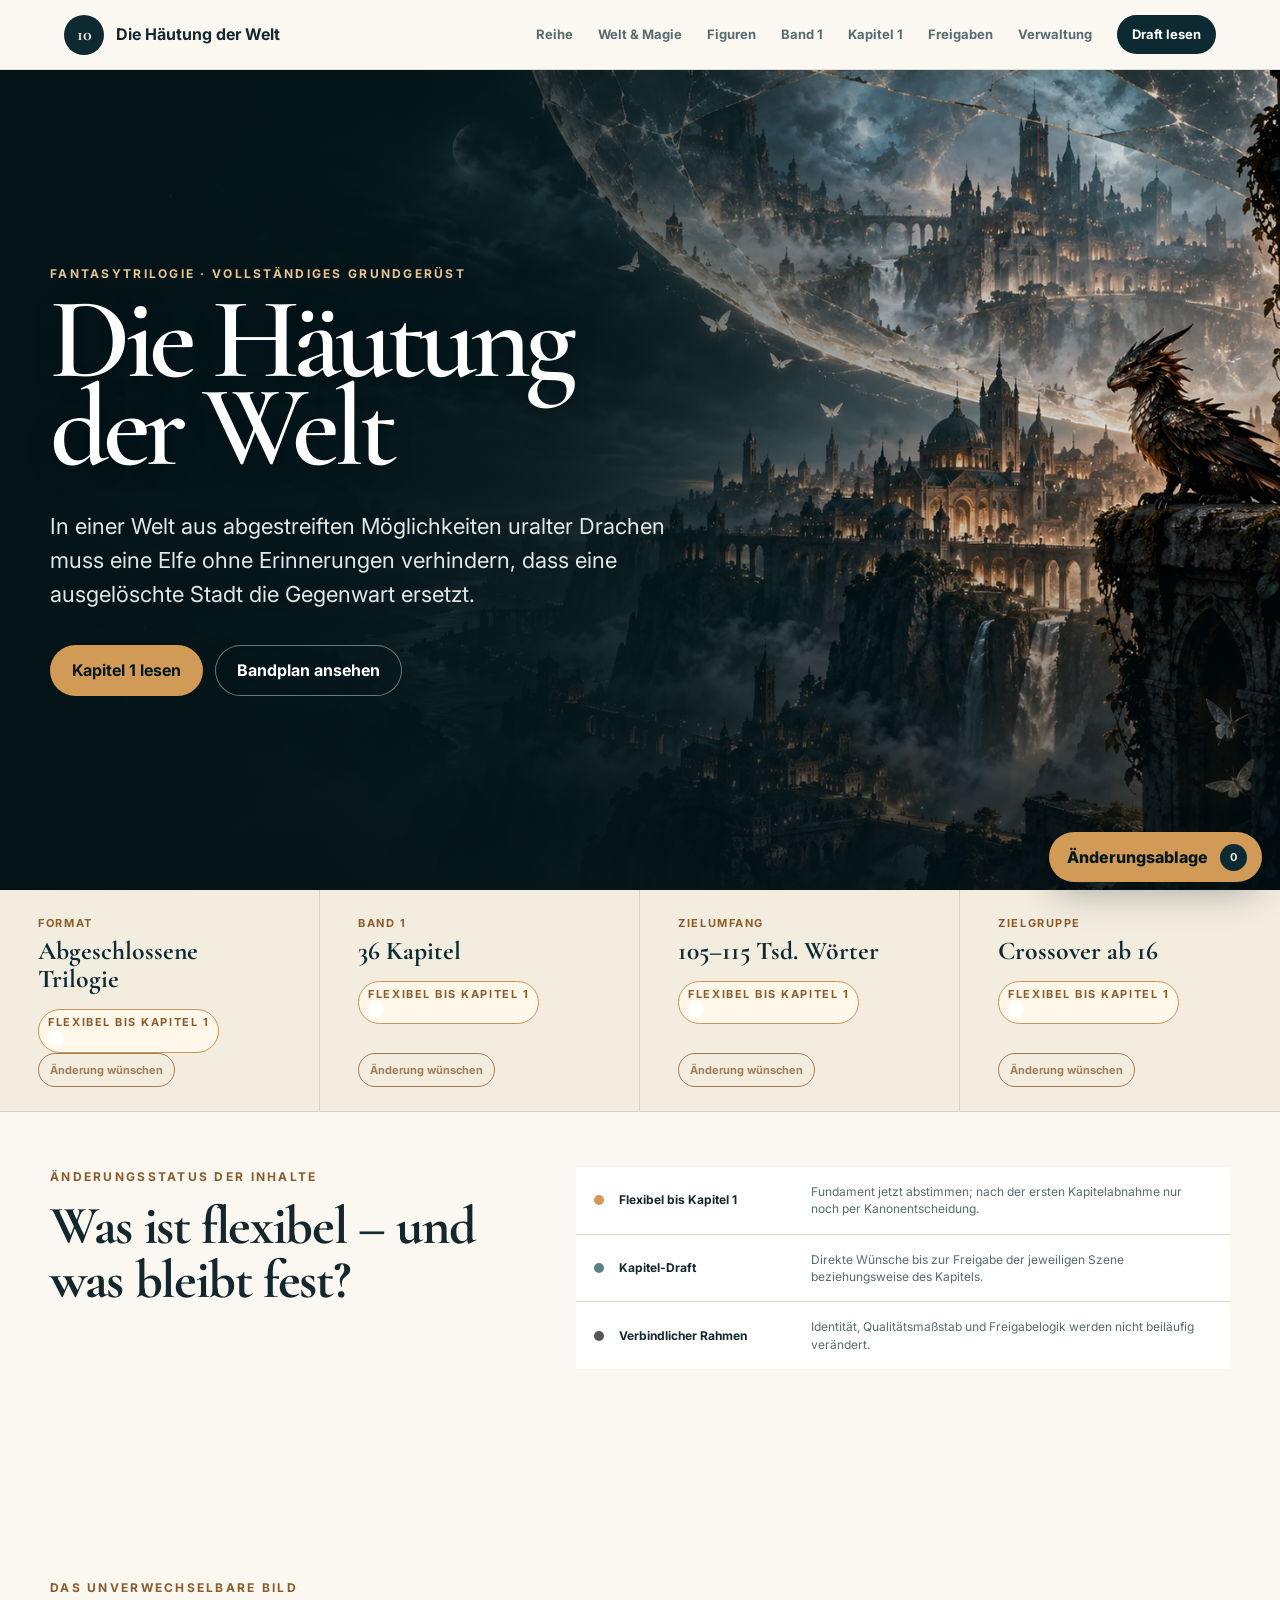
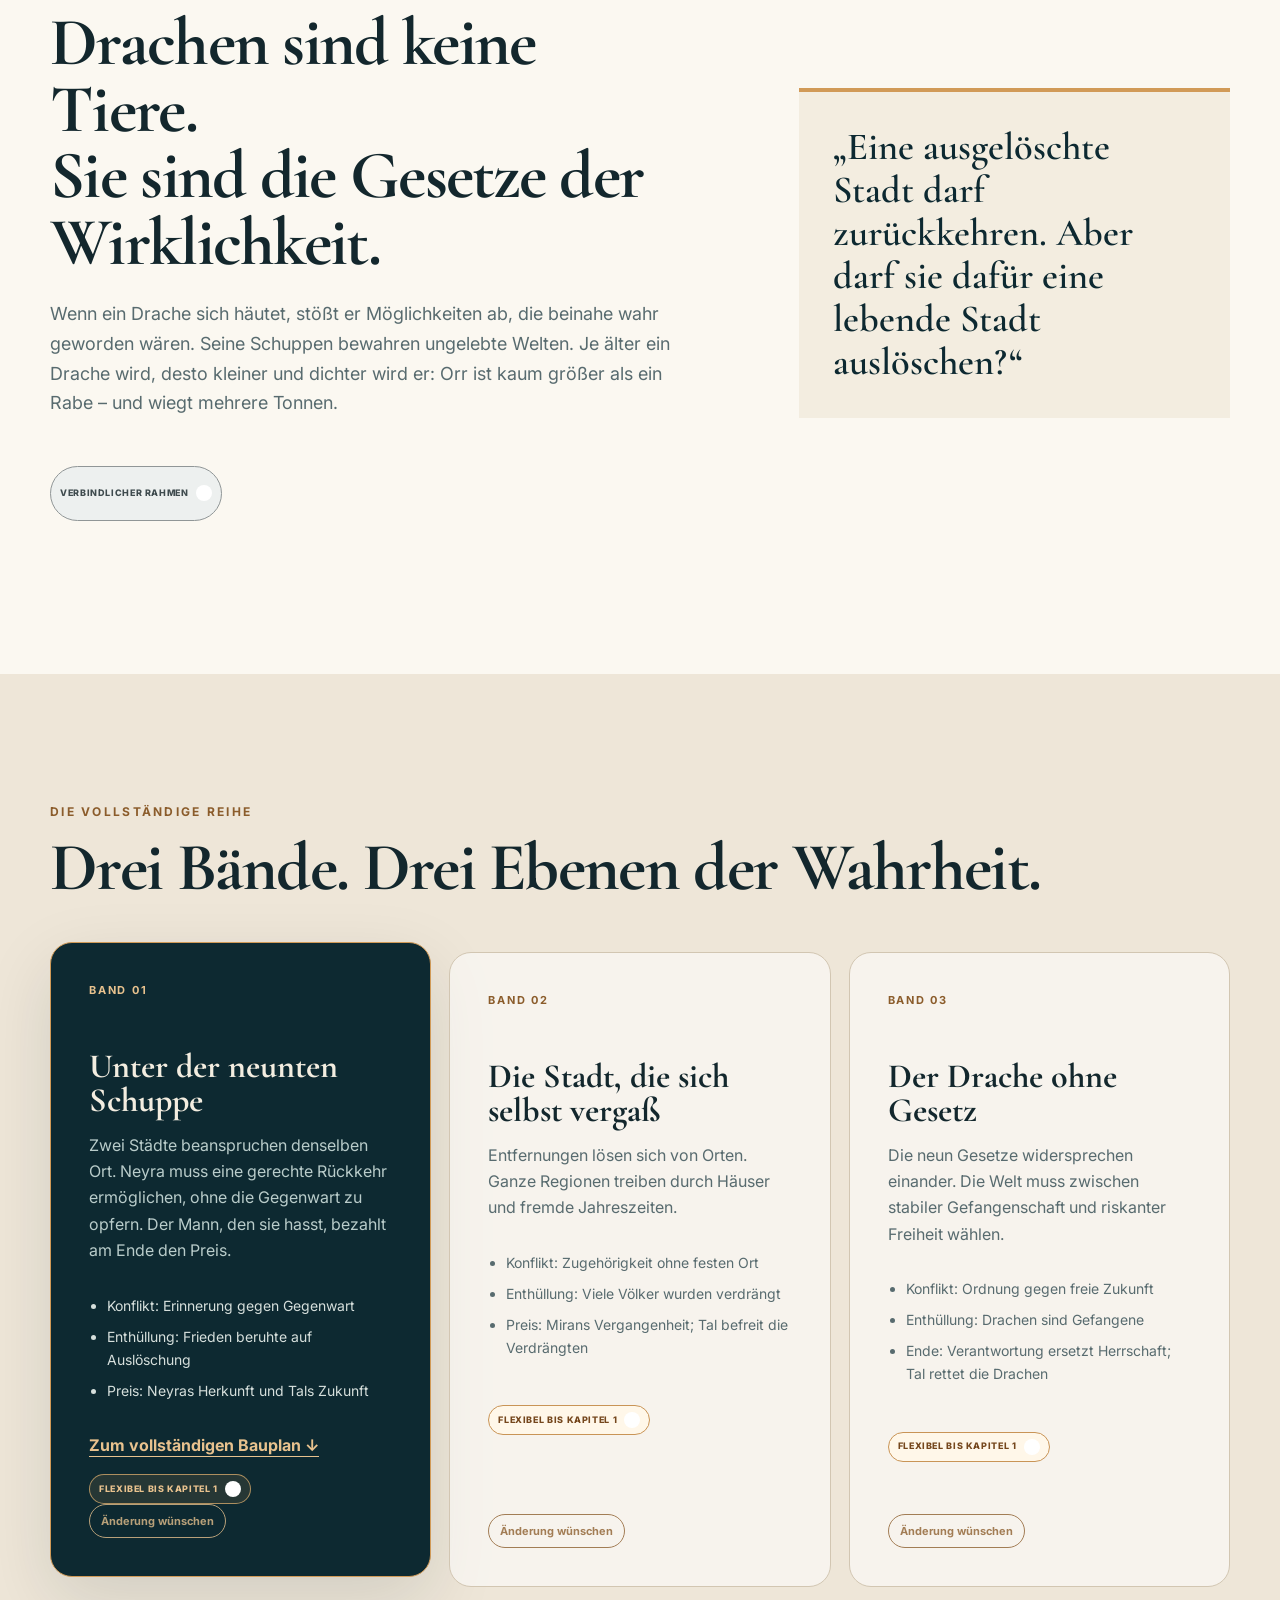
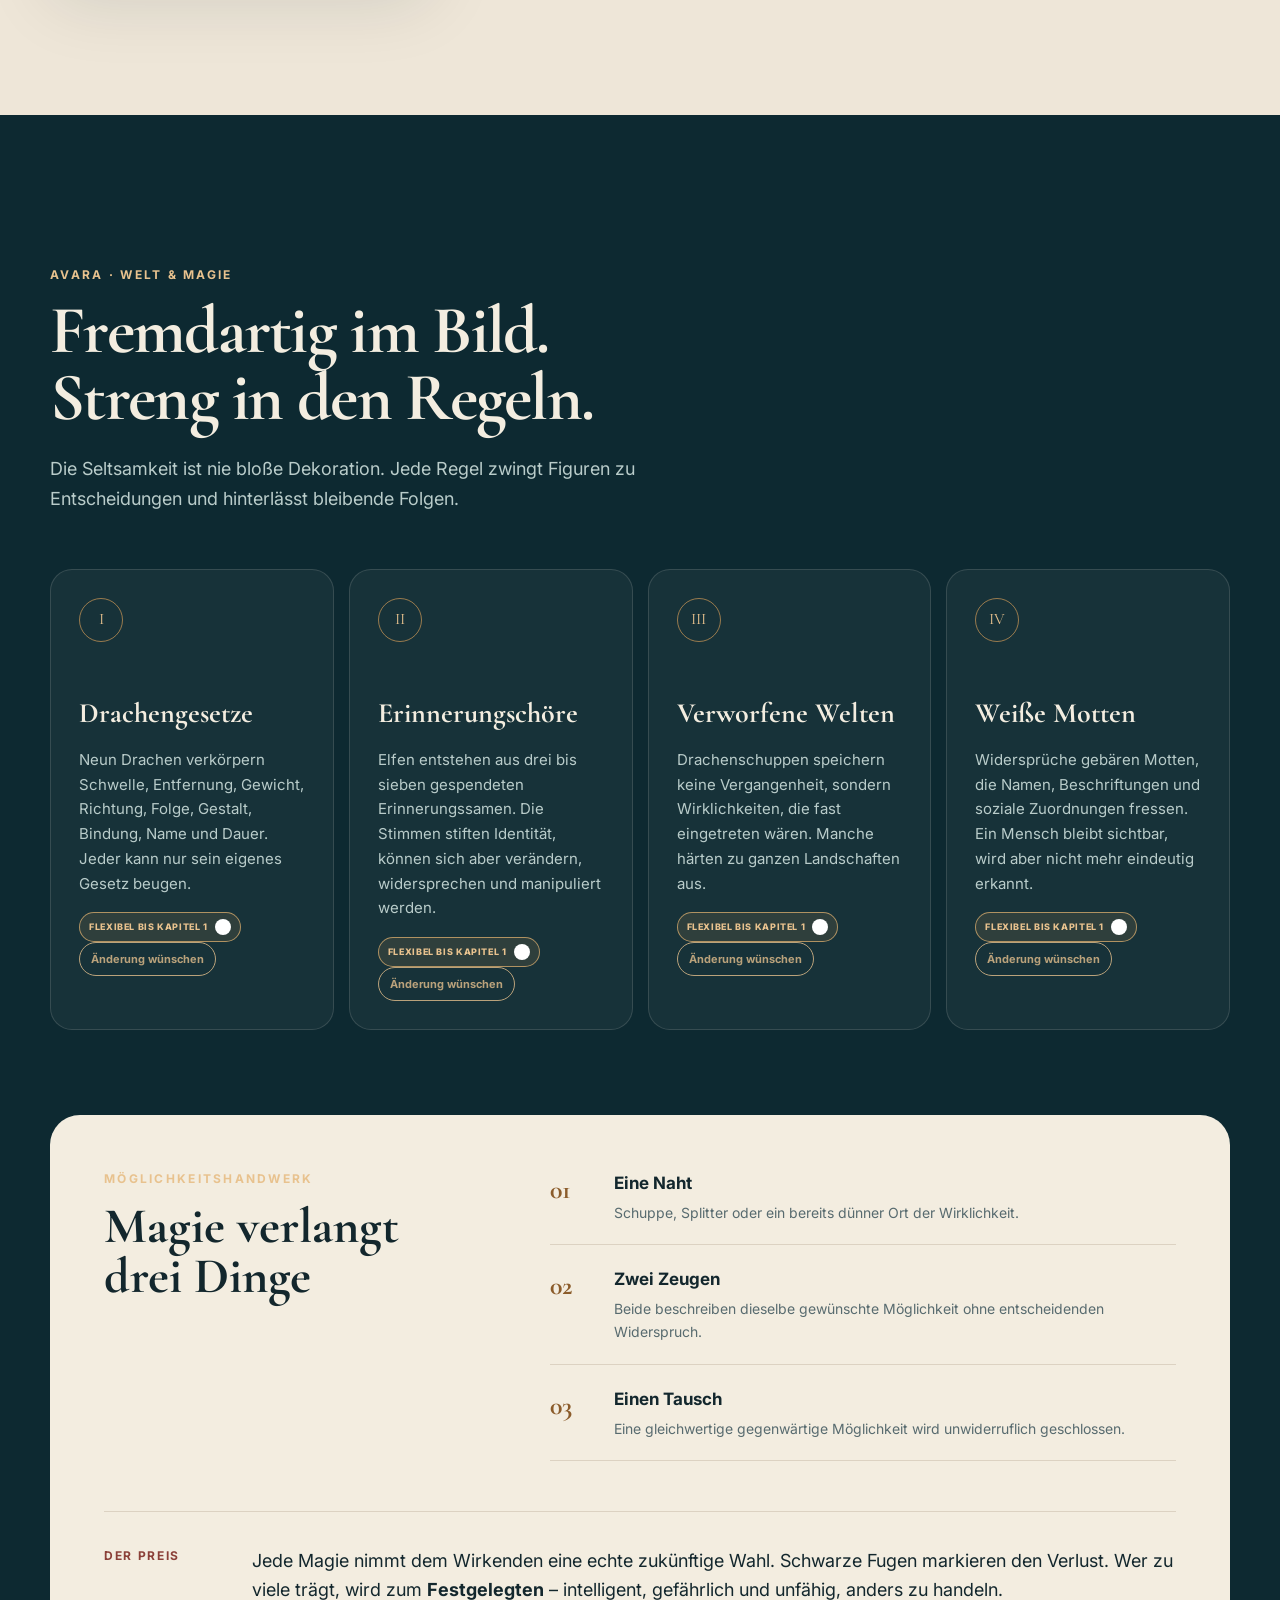
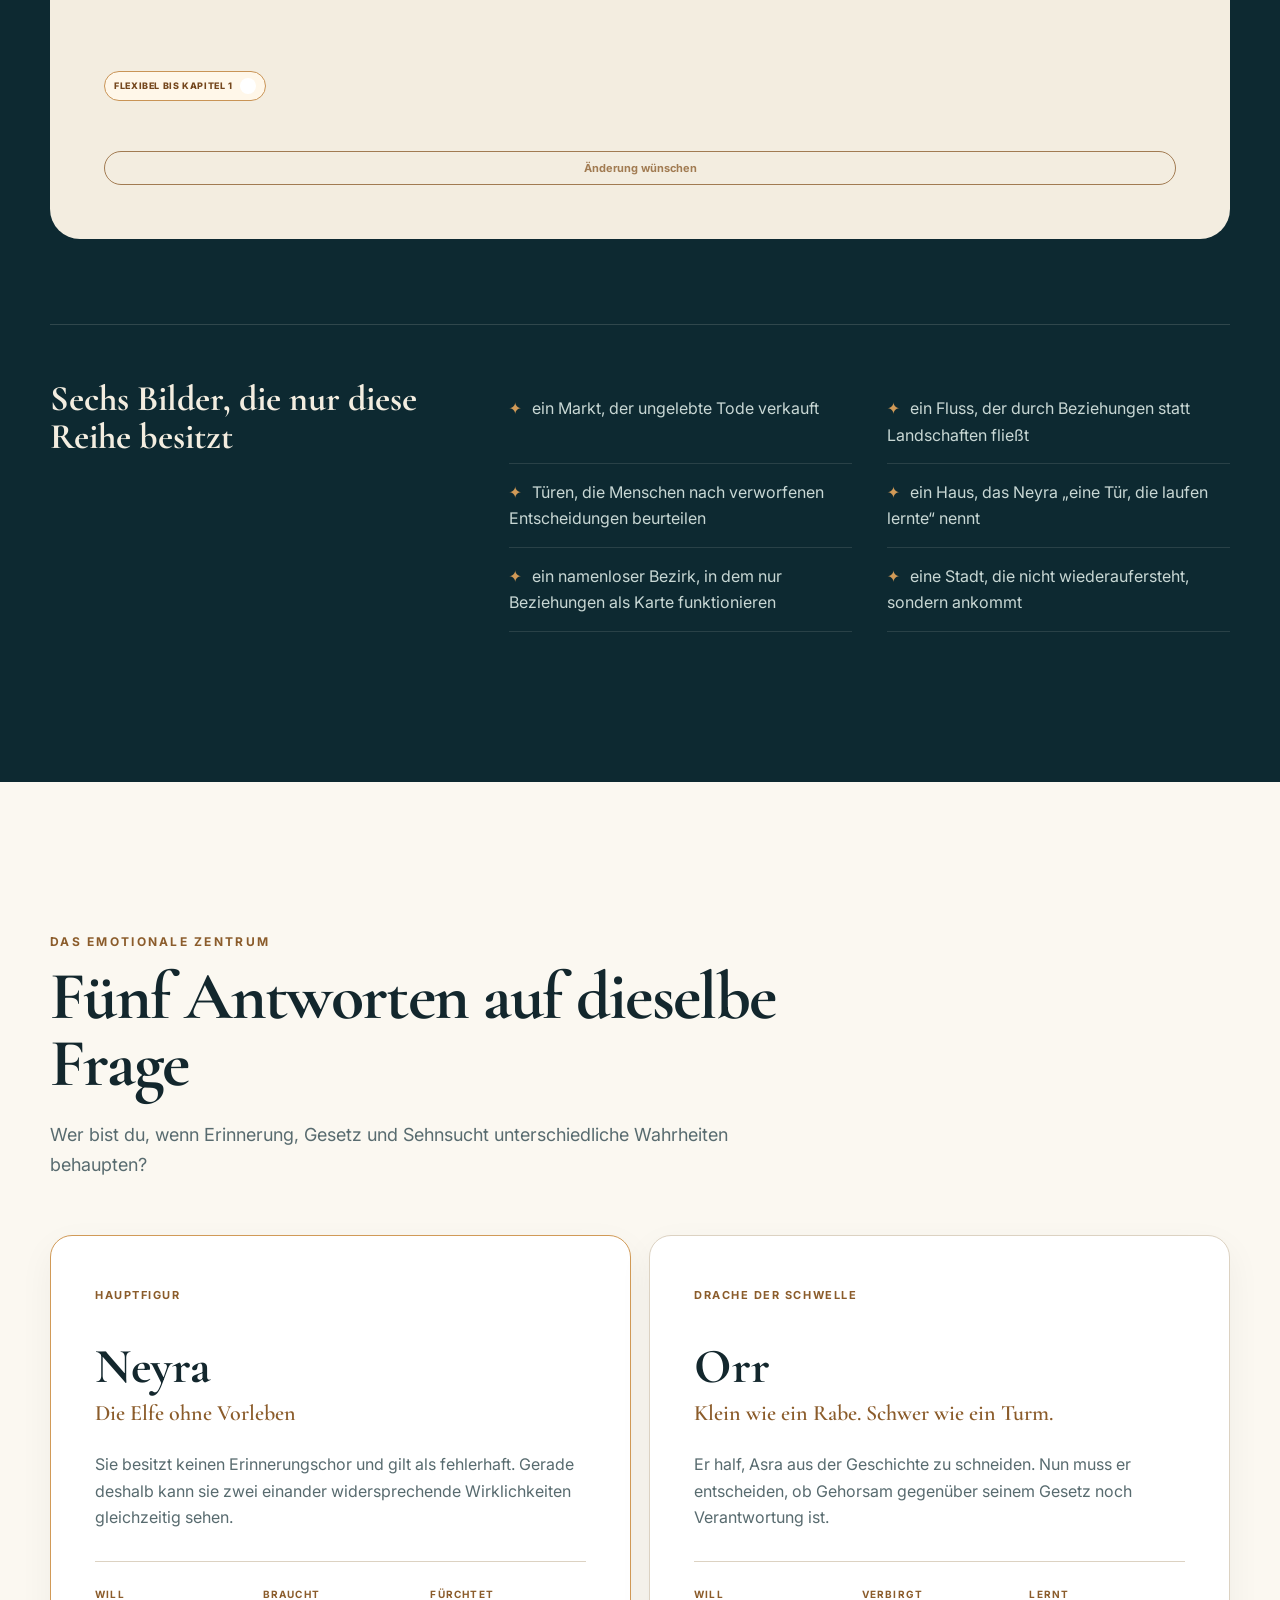
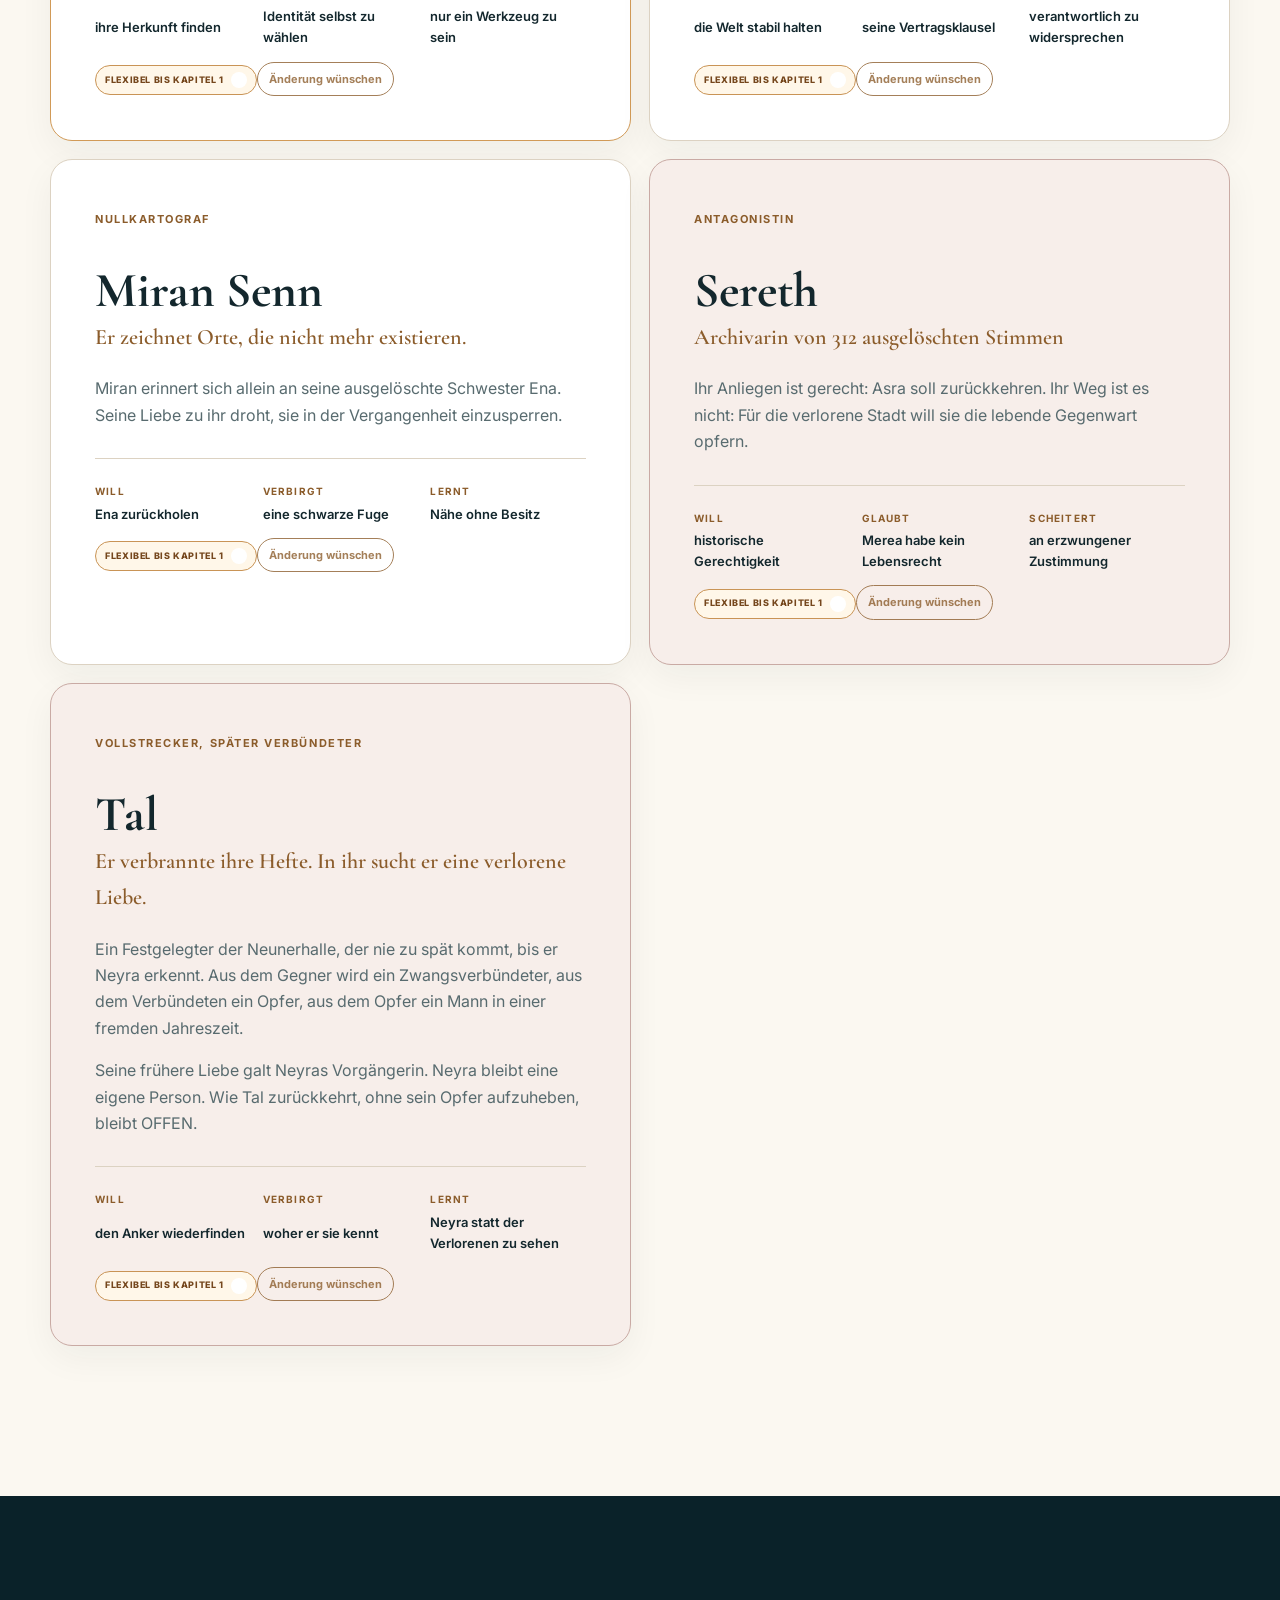
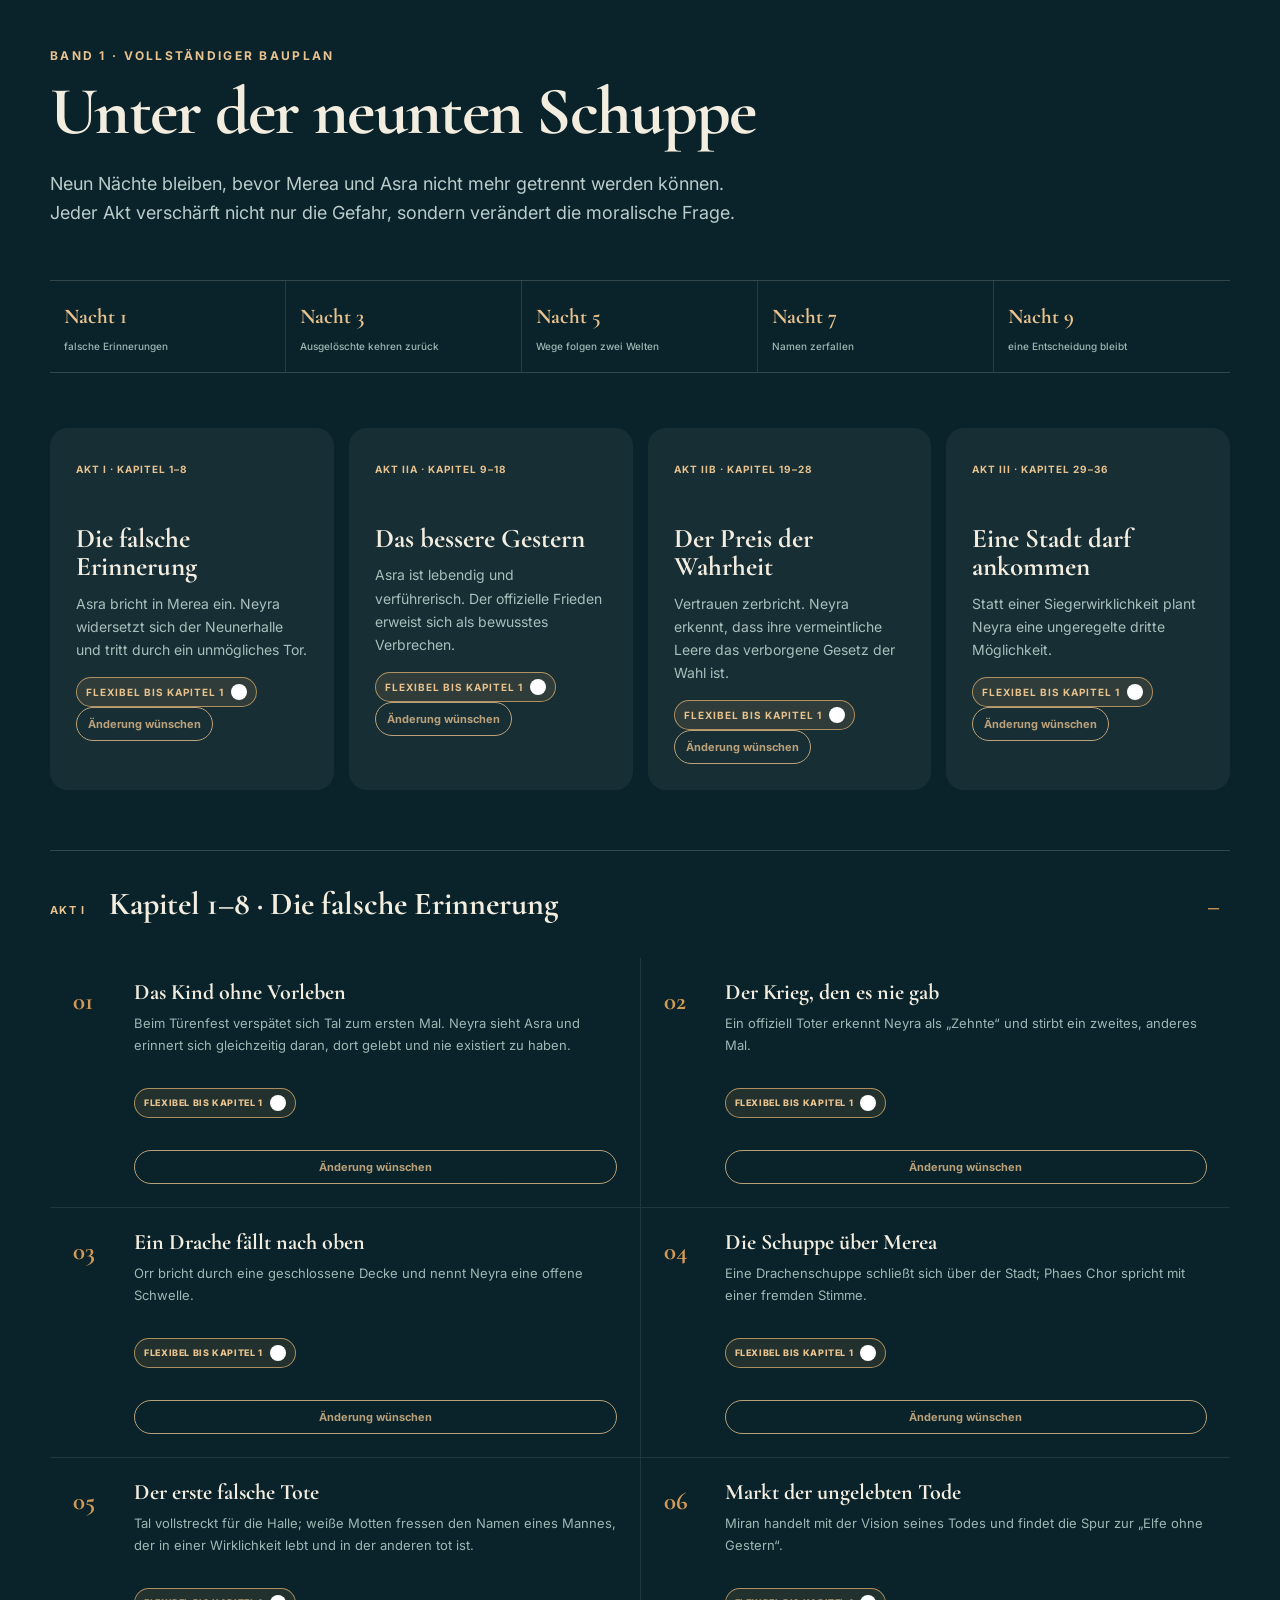
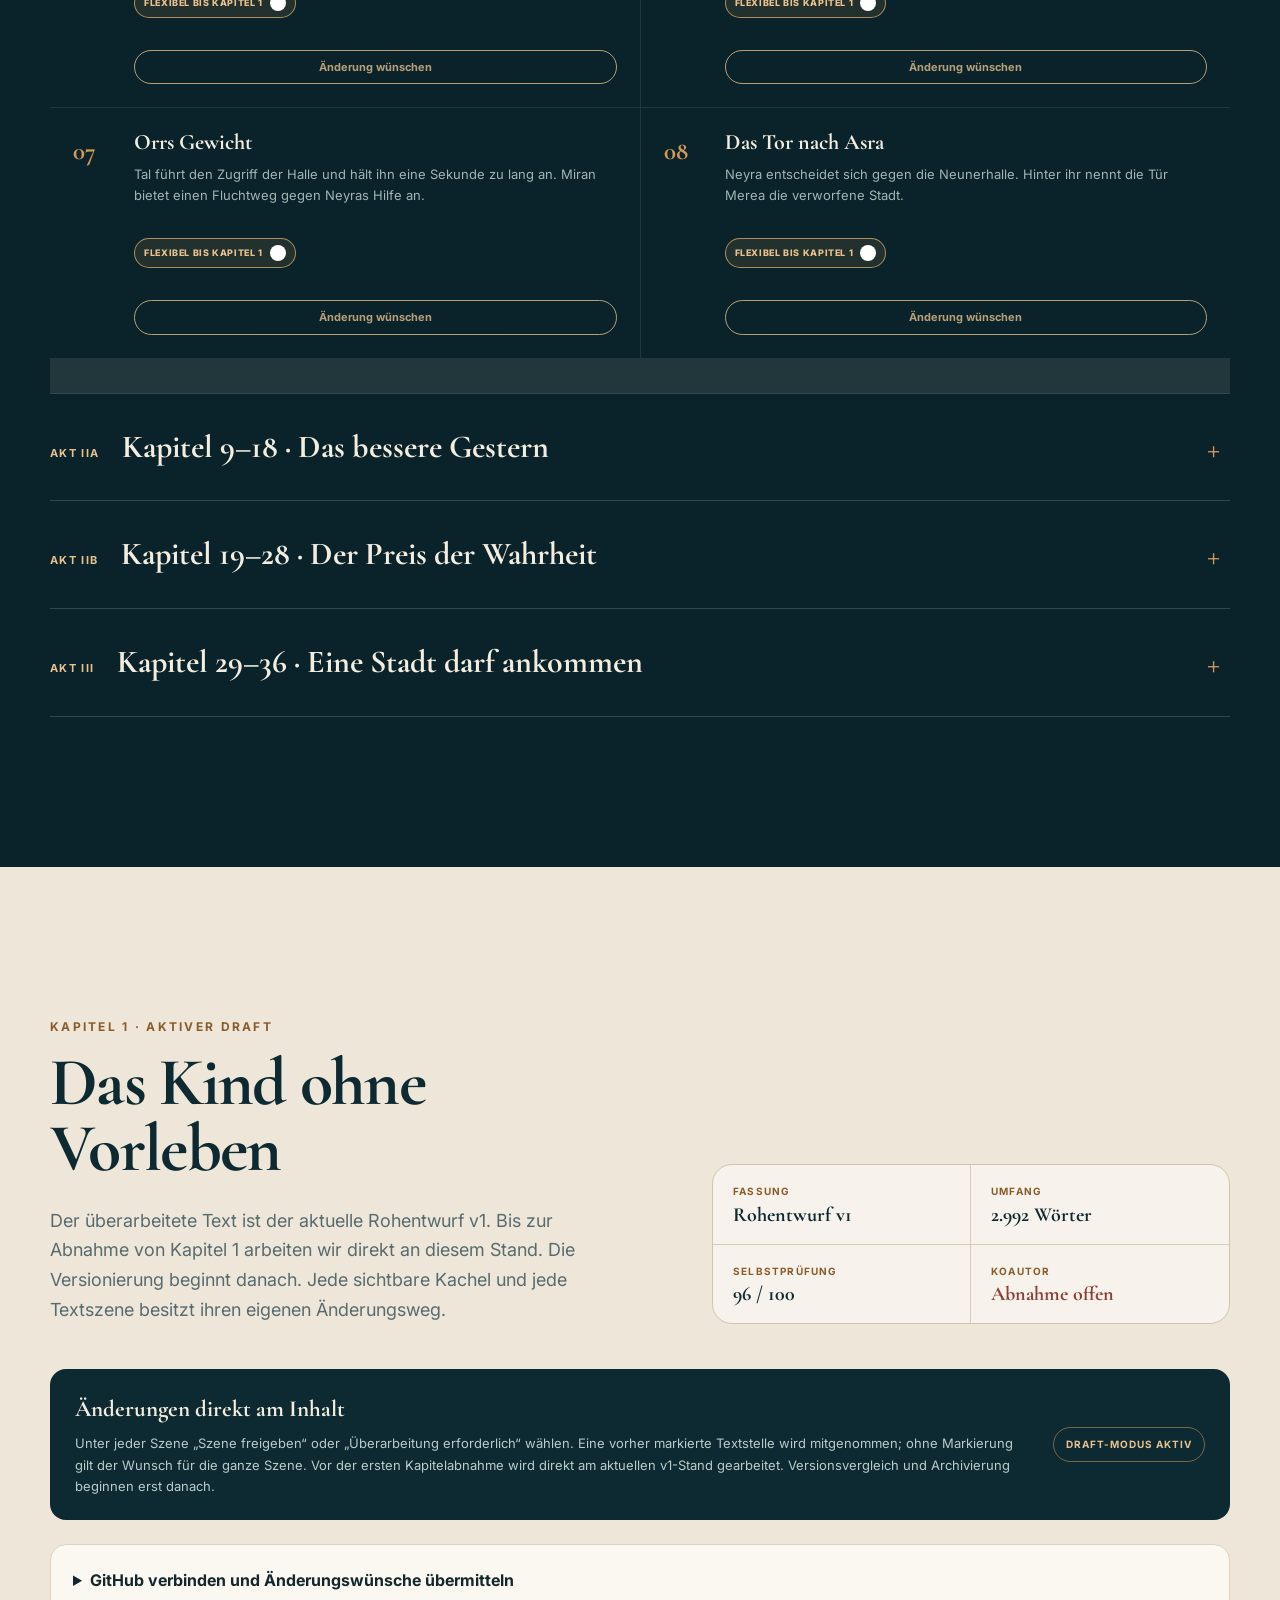
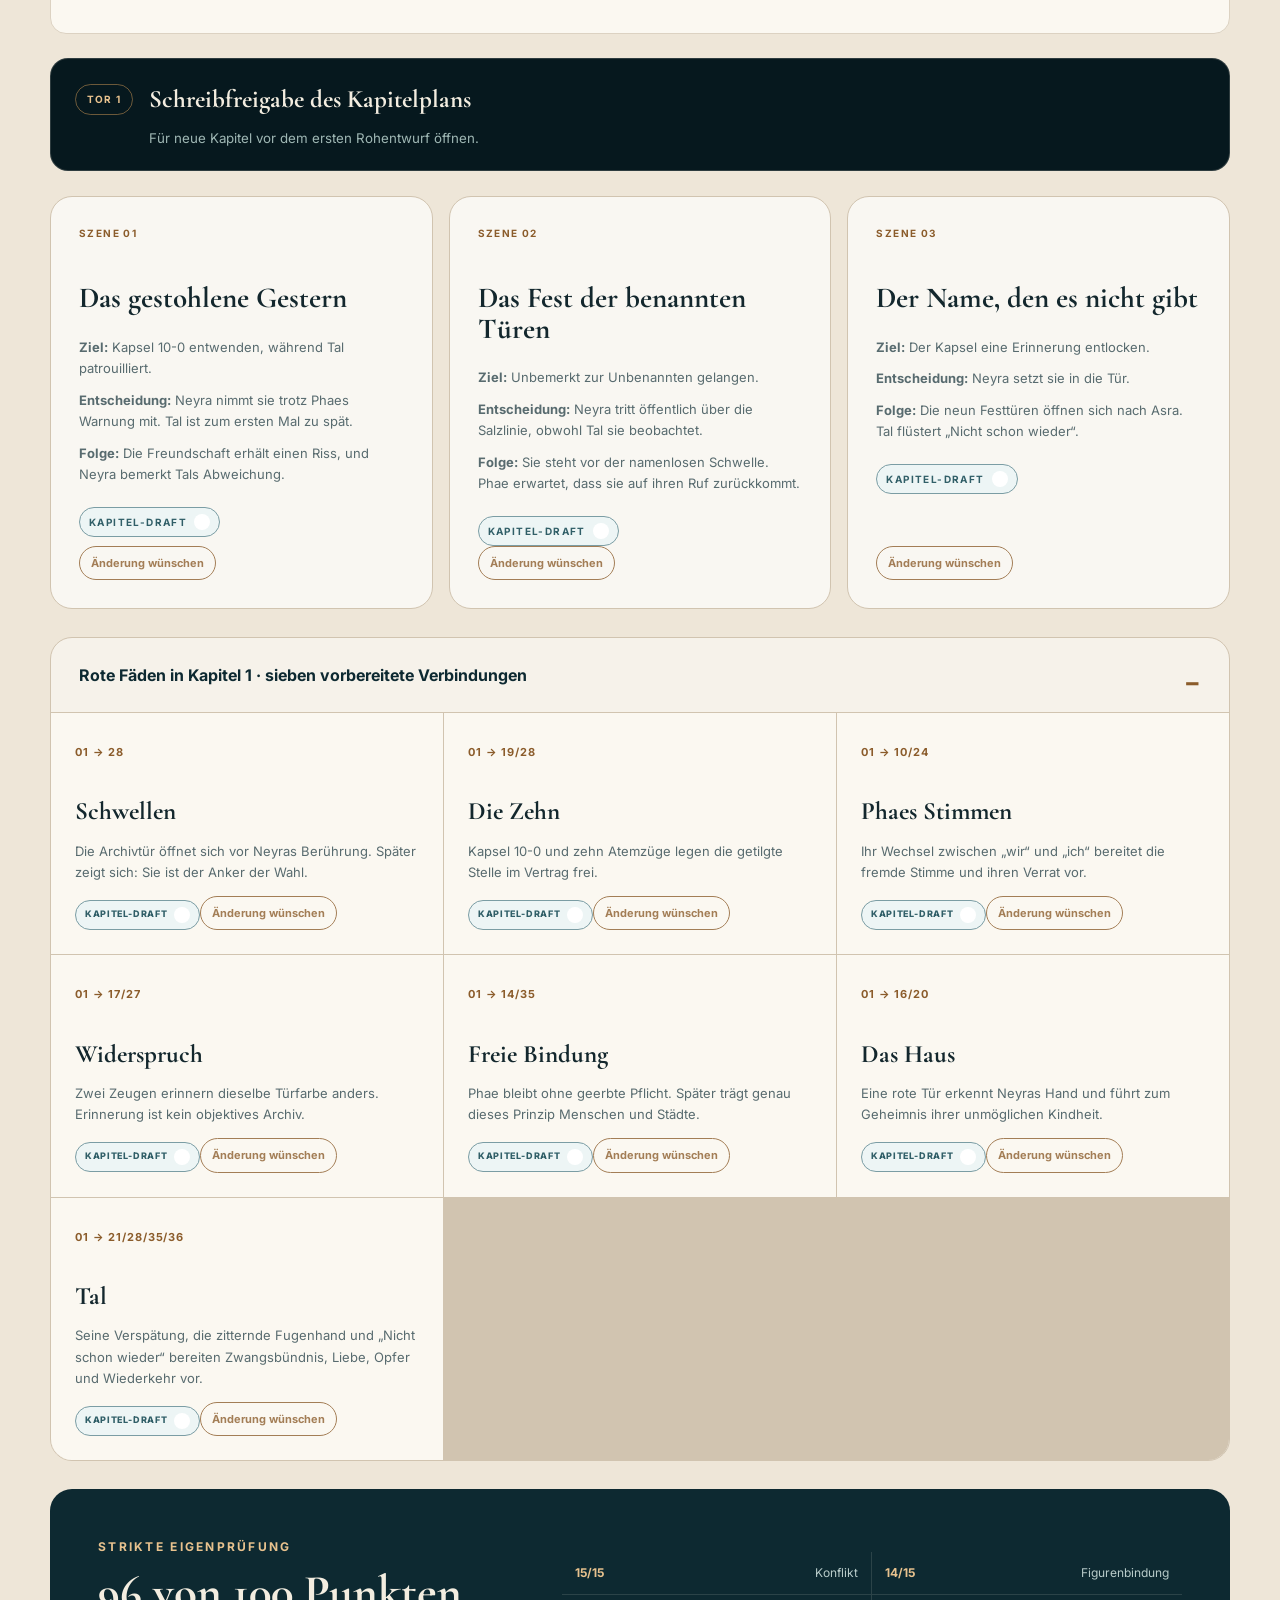
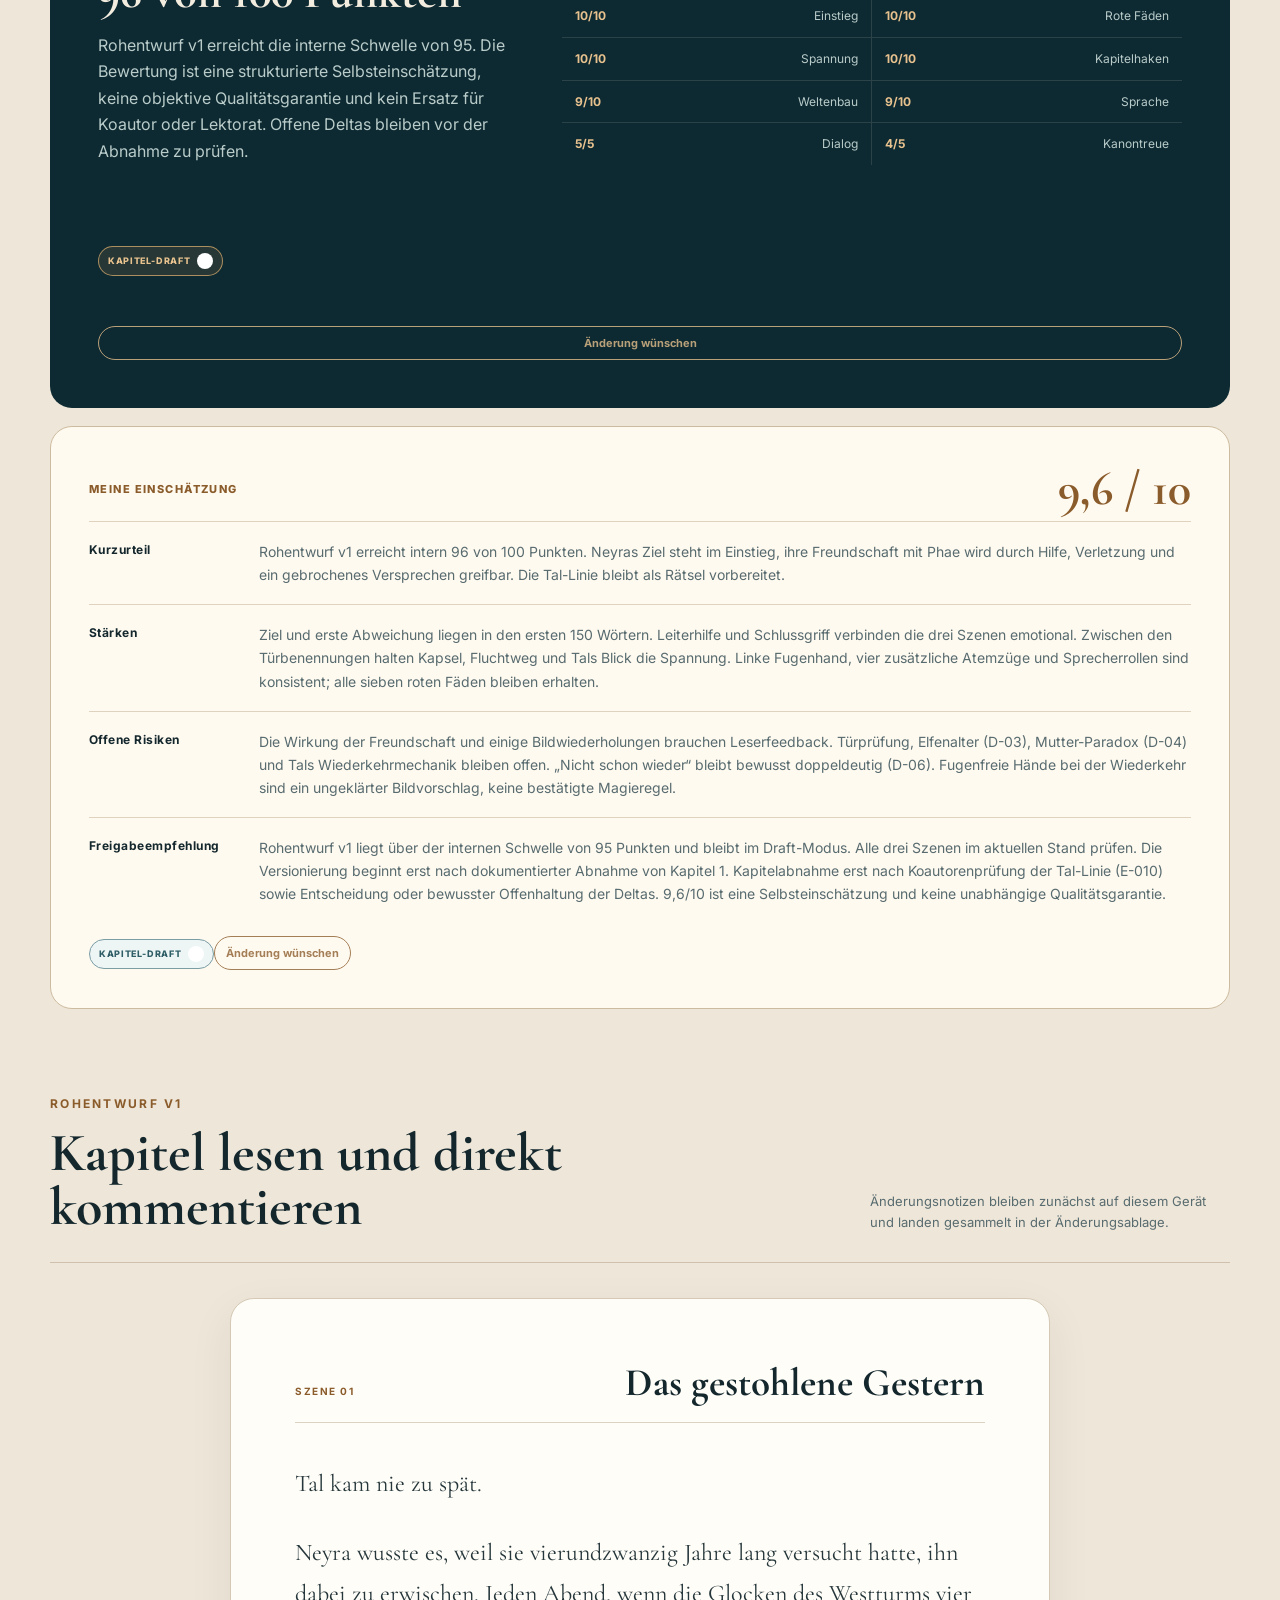
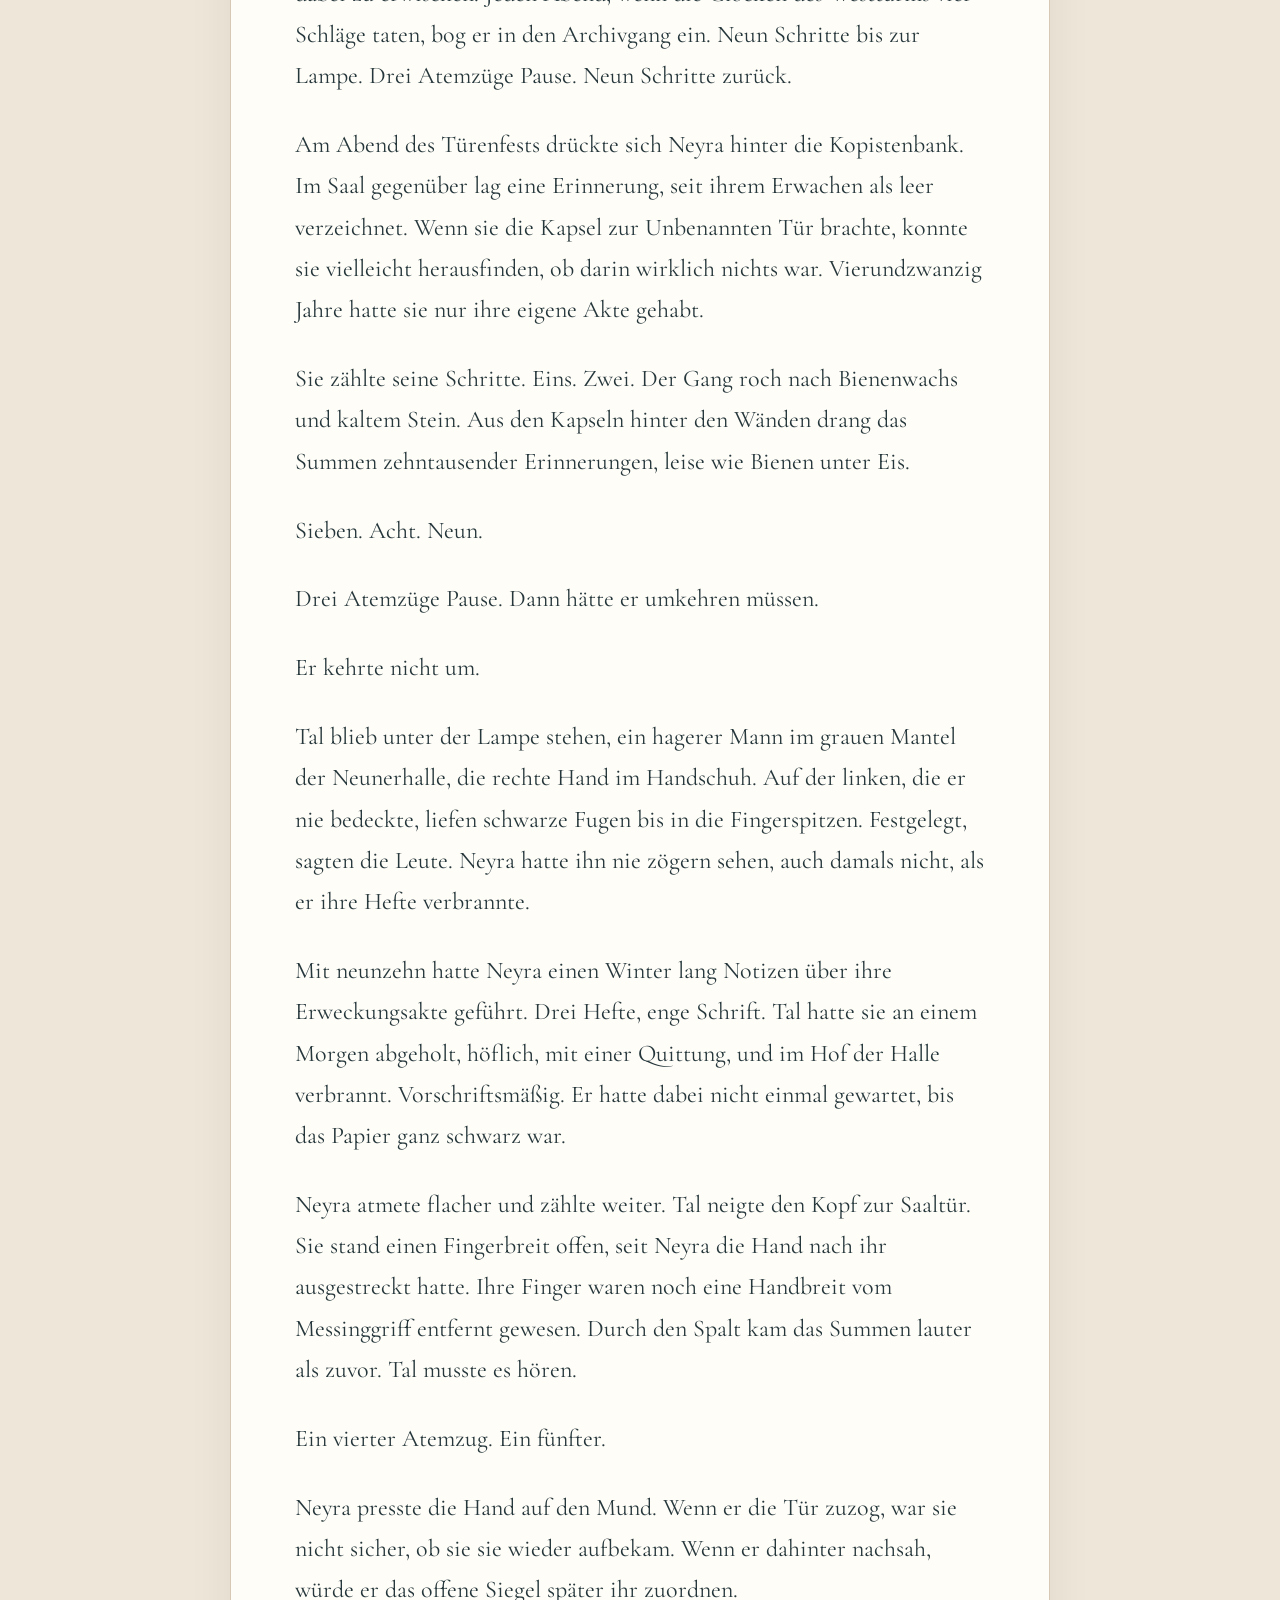
<file: index.html>
<!doctype html>
<html lang="de">
  <head>
    <meta charset="utf-8">
    <meta name="viewport" content="width=device-width, initial-scale=1">
    <meta name="description" content="Serienbibel und vollständiger Band-1-Bauplan für die Fantasytrilogie Die Häutung der Welt.">
    <meta name="theme-color" content="#071b22">
    <meta property="og:title" content="Die Häutung der Welt · Serien- und Bandplan">
    <meta property="og:description" content="Drachen sind Gesetze. Ihre Schuppen enthalten verworfene Wirklichkeiten. Entdecke den vollständigen Plan für Band 1.">
    <meta property="og:type" content="website">
    <meta property="og:url" content="https://toni2123a.github.io/Book_DrachenundElfen/">
    <meta property="og:image" content="https://toni2123a.github.io/Book_DrachenundElfen/assets/hero-worldskin.webp">
    <title>Die Häutung der Welt · Band-1-Plan</title>
    <link rel="stylesheet" href="styles.css?v=20261020-issues">
    <script src="github-issues.js?v=20261020-issues" defer></script>
    <script src="app.js?v=20261020-issues" defer></script>
  </head>
  <body>
    <a class="skip-link" href="#inhalt">Zum Inhalt springen</a>

    <header class="site-header">
      <a class="brand" href="#start" aria-label="Die Häutung der Welt – Startseite">
        <span class="brand-mark" aria-hidden="true">10</span>
        <span>Die Häutung der Welt</span>
      </a>
      <button class="nav-toggle" id="navToggle" type="button" aria-expanded="false" aria-controls="mainNav" aria-label="Menü öffnen">
        <span></span><span></span><span></span>
      </button>
      <nav id="mainNav" aria-label="Hauptnavigation">
        <a href="#reihe">Reihe</a>
        <a href="#welt">Welt &amp; Magie</a>
        <a href="#figuren">Figuren</a>
        <a href="#band1">Band 1</a>
        <a href="#kapitel1">Kapitel 1</a>
        <a href="#freigaben">Freigaben</a>
        <a href="verwaltung.html">Verwaltung</a>
        <a href="#kapitel1" class="nav-cta">Draft lesen</a>
      </nav>
    </header>

    <main id="inhalt">
      <section class="hero" id="start" aria-labelledby="hero-title">
        <img src="assets/hero-worldskin.webp" alt="Zwei übereinanderliegende nächtliche Städte unter einer gewaltigen Drachenschuppe, bewacht von einem kleinen schwarzen Drachen">
        <div class="hero-shade"></div>
        <div class="hero-copy section-shell">
          <p class="eyebrow">Fantasytrilogie · vollständiges Grundgerüst</p>
          <h1 id="hero-title">Die Häutung<br>der Welt</h1>
          <p class="hero-logline">In einer Welt aus abgestreiften Möglichkeiten uralter Drachen muss eine Elfe ohne Erinnerungen verhindern, dass eine ausgelöschte Stadt die Gegenwart ersetzt.</p>
          <div class="hero-actions">
            <a class="button button-primary" href="#kapitel1">Kapitel 1 lesen</a>
            <a class="button button-ghost" href="#band1">Bandplan ansehen</a>
          </div>
        </div>
      </section>

      <section class="quick-facts" aria-label="Eckdaten">
        <div><span>Format</span><strong>Abgeschlossene Trilogie</strong></div>
        <div><span>Band 1</span><strong>36 Kapitel</strong></div>
        <div><span>Zielumfang</span><strong>105–115 Tsd. Wörter</strong></div>
        <div><span>Zielgruppe</span><strong>Crossover ab 16</strong></div>
      </section>

      <section class="policy-legend section-shell" aria-labelledby="policy-legend-title">
        <div>
          <p class="eyebrow">Änderungsstatus der Inhalte</p>
          <h2 id="policy-legend-title">Was ist flexibel – und was bleibt fest?</h2>
        </div>
        <ul>
          <li><span class="legend-dot foundation"></span><strong>Flexibel bis Kapitel 1</strong><small>Fundament jetzt abstimmen; nach der ersten Kapitelabnahme nur noch per Kanonentscheidung.</small></li>
          <li><span class="legend-dot draft"></span><strong>Kapitel-Draft</strong><small>Direkte Wünsche bis zur Freigabe der jeweiligen Szene beziehungsweise des Kapitels.</small></li>
          <li><span class="legend-dot fixed"></span><strong>Verbindlicher Rahmen</strong><small>Identität, Qualitätsmaßstab und Freigabelogik werden nicht beiläufig verändert.</small></li>
        </ul>
      </section>

      <section class="manifest section-shell" id="reihe" aria-labelledby="manifest-title">
        <div class="section-intro">
          <p class="eyebrow">Das unverwechselbare Bild</p>
          <h2 id="manifest-title">Drachen sind keine Tiere.<br>Sie sind die Gesetze der Wirklichkeit.</h2>
          <p>Wenn ein Drache sich häutet, stößt er Möglichkeiten ab, die beinahe wahr geworden wären. Seine Schuppen bewahren ungelebte Welten. Je älter ein Drache wird, desto kleiner und dichter wird er: Orr ist kaum größer als ein Rabe – und wiegt mehrere Tonnen.</p>
        </div>
        <blockquote>
          <p>„Eine ausgelöschte Stadt darf zurückkehren. Aber darf sie dafür eine lebende Stadt auslöschen?“</p>
        </blockquote>
      </section>

      <section class="series-section">
        <div class="section-shell">
          <p class="eyebrow">Die vollständige Reihe</p>
          <h2>Drei Bände. Drei Ebenen der Wahrheit.</h2>
          <div class="series-grid">
            <article class="book-card featured">
              <span class="book-number">Band 01</span>
              <h3>Unter der neunten Schuppe</h3>
              <p>Zwei Städte beanspruchen denselben Ort. Neyra muss eine gerechte Rückkehr ermöglichen, ohne die Gegenwart zu opfern. Der Mann, den sie hasst, bezahlt am Ende den Preis.</p>
              <ul>
                <li>Konflikt: Erinnerung gegen Gegenwart</li>
                <li>Enthüllung: Frieden beruhte auf Auslöschung</li>
                <li>Preis: Neyras Herkunft und Tals Zukunft</li>
              </ul>
              <a href="#band1" class="card-link">Zum vollständigen Bauplan ↓</a>
            </article>
            <article class="book-card">
              <span class="book-number">Band 02</span>
              <h3>Die Stadt, die sich selbst vergaß</h3>
              <p>Entfernungen lösen sich von Orten. Ganze Regionen treiben durch Häuser und fremde Jahreszeiten.</p>
              <ul>
                <li>Konflikt: Zugehörigkeit ohne festen Ort</li>
                <li>Enthüllung: Viele Völker wurden verdrängt</li>
                <li>Preis: Mirans Vergangenheit; Tal befreit die Verdrängten</li>
              </ul>
            </article>
            <article class="book-card">
              <span class="book-number">Band 03</span>
              <h3>Der Drache ohne Gesetz</h3>
              <p>Die neun Gesetze widersprechen einander. Die Welt muss zwischen stabiler Gefangenschaft und riskanter Freiheit wählen.</p>
              <ul>
                <li>Konflikt: Ordnung gegen freie Zukunft</li>
                <li>Enthüllung: Drachen sind Gefangene</li>
                <li>Ende: Verantwortung ersetzt Herrschaft; Tal rettet die Drachen</li>
              </ul>
            </article>
          </div>
        </div>
      </section>

      <section class="world-section" id="welt" aria-labelledby="world-title">
        <div class="section-shell">
          <div class="section-intro light">
            <p class="eyebrow">Avara · Welt &amp; Magie</p>
            <h2 id="world-title">Fremdartig im Bild.<br>Streng in den Regeln.</h2>
            <p>Die Seltsamkeit ist nie bloße Dekoration. Jede Regel zwingt Figuren zu Entscheidungen und hinterlässt bleibende Folgen.</p>
          </div>

          <div class="world-grid">
            <article>
              <span class="glyph" aria-hidden="true">I</span>
              <h3>Drachengesetze</h3>
              <p>Neun Drachen verkörpern Schwelle, Entfernung, Gewicht, Richtung, Folge, Gestalt, Bindung, Name und Dauer. Jeder kann nur sein eigenes Gesetz beugen.</p>
            </article>
            <article>
              <span class="glyph" aria-hidden="true">II</span>
              <h3>Erinnerungschöre</h3>
              <p>Elfen entstehen aus drei bis sieben gespendeten Erinnerungssamen. Die Stimmen stiften Identität, können sich aber verändern, widersprechen und manipuliert werden.</p>
            </article>
            <article>
              <span class="glyph" aria-hidden="true">III</span>
              <h3>Verworfene Welten</h3>
              <p>Drachenschuppen speichern keine Vergangenheit, sondern Wirklichkeiten, die fast eingetreten wären. Manche härten zu ganzen Landschaften aus.</p>
            </article>
            <article>
              <span class="glyph" aria-hidden="true">IV</span>
              <h3>Weiße Motten</h3>
              <p>Widersprüche gebären Motten, die Namen, Beschriftungen und soziale Zuordnungen fressen. Ein Mensch bleibt sichtbar, wird aber nicht mehr eindeutig erkannt.</p>
            </article>
          </div>

          <div class="magic-system">
            <div class="magic-heading">
              <p class="eyebrow">Möglichkeitshandwerk</p>
              <h3>Magie verlangt drei Dinge</h3>
            </div>
            <ol class="magic-steps">
              <li><span>01</span><div><strong>Eine Naht</strong><p>Schuppe, Splitter oder ein bereits dünner Ort der Wirklichkeit.</p></div></li>
              <li><span>02</span><div><strong>Zwei Zeugen</strong><p>Beide beschreiben dieselbe gewünschte Möglichkeit ohne entscheidenden Widerspruch.</p></div></li>
              <li><span>03</span><div><strong>Einen Tausch</strong><p>Eine gleichwertige gegenwärtige Möglichkeit wird unwiderruflich geschlossen.</p></div></li>
            </ol>
            <div class="cost-callout">
              <span>Der Preis</span>
              <p>Jede Magie nimmt dem Wirkenden eine echte zukünftige Wahl. Schwarze Fugen markieren den Verlust. Wer zu viele trägt, wird zum <strong>Festgelegten</strong> – intelligent, gefährlich und unfähig, anders zu handeln.</p>
            </div>
          </div>

          <div class="weird-list">
            <h3>Sechs Bilder, die nur diese Reihe besitzt</h3>
            <ul>
              <li>ein Markt, der ungelebte Tode verkauft</li>
              <li>ein Fluss, der durch Beziehungen statt Landschaften fließt</li>
              <li>Türen, die Menschen nach verworfenen Entscheidungen beurteilen</li>
              <li>ein Haus, das Neyra „eine Tür, die laufen lernte“ nennt</li>
              <li>ein namenloser Bezirk, in dem nur Beziehungen als Karte funktionieren</li>
              <li>eine Stadt, die nicht wiederaufersteht, sondern ankommt</li>
            </ul>
          </div>
        </div>
      </section>

      <section class="characters section-shell" id="figuren" aria-labelledby="characters-title">
        <div class="section-intro">
          <p class="eyebrow">Das emotionale Zentrum</p>
          <h2 id="characters-title">Fünf Antworten auf dieselbe Frage</h2>
          <p>Wer bist du, wenn Erinnerung, Gesetz und Sehnsucht unterschiedliche Wahrheiten behaupten?</p>
        </div>
        <div class="character-grid">
          <article class="character-card primary">
            <span class="role">Hauptfigur</span>
            <h3>Neyra</h3>
            <p class="character-hook">Die Elfe ohne Vorleben</p>
            <p>Sie besitzt keinen Erinnerungschor und gilt als fehlerhaft. Gerade deshalb kann sie zwei einander widersprechende Wirklichkeiten gleichzeitig sehen.</p>
            <dl><div><dt>Will</dt><dd>ihre Herkunft finden</dd></div><div><dt>Braucht</dt><dd>Identität selbst zu wählen</dd></div><div><dt>Fürchtet</dt><dd>nur ein Werkzeug zu sein</dd></div></dl>
          </article>
          <article class="character-card">
            <span class="role">Drache der Schwelle</span>
            <h3>Orr</h3>
            <p class="character-hook">Klein wie ein Rabe. Schwer wie ein Turm.</p>
            <p>Er half, Asra aus der Geschichte zu schneiden. Nun muss er entscheiden, ob Gehorsam gegenüber seinem Gesetz noch Verantwortung ist.</p>
            <dl><div><dt>Will</dt><dd>die Welt stabil halten</dd></div><div><dt>Verbirgt</dt><dd>seine Vertragsklausel</dd></div><div><dt>Lernt</dt><dd>verantwortlich zu widersprechen</dd></div></dl>
          </article>
          <article class="character-card">
            <span class="role">Nullkartograf</span>
            <h3>Miran Senn</h3>
            <p class="character-hook">Er zeichnet Orte, die nicht mehr existieren.</p>
            <p>Miran erinnert sich allein an seine ausgelöschte Schwester Ena. Seine Liebe zu ihr droht, sie in der Vergangenheit einzusperren.</p>
            <dl><div><dt>Will</dt><dd>Ena zurückholen</dd></div><div><dt>Verbirgt</dt><dd>eine schwarze Fuge</dd></div><div><dt>Lernt</dt><dd>Nähe ohne Besitz</dd></div></dl>
          </article>
          <article class="character-card antagonist">
            <span class="role">Antagonistin</span>
            <h3>Sereth</h3>
            <p class="character-hook">Archivarin von 312 ausgelöschten Stimmen</p>
            <p>Ihr Anliegen ist gerecht: Asra soll zurückkehren. Ihr Weg ist es nicht: Für die verlorene Stadt will sie die lebende Gegenwart opfern.</p>
            <dl><div><dt>Will</dt><dd>historische Gerechtigkeit</dd></div><div><dt>Glaubt</dt><dd>Merea habe kein Lebensrecht</dd></div><div><dt>Scheitert</dt><dd>an erzwungener Zustimmung</dd></div></dl>
          </article>
          <article class="character-card antagonist">
            <span class="role">Vollstrecker, später Verbündeter</span>
            <h3>Tal</h3>
            <p class="character-hook">Er verbrannte ihre Hefte. In ihr sucht er eine verlorene Liebe.</p>
            <p>Ein Festgelegter der Neunerhalle, der nie zu spät kommt, bis er Neyra erkennt. Aus dem Gegner wird ein Zwangsverbündeter, aus dem Verbündeten ein Opfer, aus dem Opfer ein Mann in einer fremden Jahreszeit.</p>
            <p>Seine frühere Liebe galt Neyras Vorgängerin. Neyra bleibt eine eigene Person. Wie Tal zurückkehrt, ohne sein Opfer aufzuheben, bleibt OFFEN.</p>
            <dl><div><dt>Will</dt><dd>den Anker wiederfinden</dd></div><div><dt>Verbirgt</dt><dd>woher er sie kennt</dd></div><div><dt>Lernt</dt><dd>Neyra statt der Verlorenen zu sehen</dd></div></dl>
          </article>
        </div>
      </section>

      <section class="plot-section" id="band1" aria-labelledby="plot-title">
        <div class="section-shell">
          <div class="section-intro light">
            <p class="eyebrow">Band 1 · vollständiger Bauplan</p>
            <h2 id="plot-title">Unter der neunten Schuppe</h2>
            <p>Neun Nächte bleiben, bevor Merea und Asra nicht mehr getrennt werden können. Jeder Akt verschärft nicht nur die Gefahr, sondern verändert die moralische Frage.</p>
          </div>

          <div class="clock" aria-label="Eskalation über neun Nächte">
            <span>Nacht 1<small>falsche Erinnerungen</small></span>
            <span>Nacht 3<small>Ausgelöschte kehren zurück</small></span>
            <span>Nacht 5<small>Wege folgen zwei Welten</small></span>
            <span>Nacht 7<small>Namen zerfallen</small></span>
            <span>Nacht 9<small>eine Entscheidung bleibt</small></span>
          </div>

          <div class="acts">
            <article><span>Akt I · Kapitel 1–8</span><h3>Die falsche Erinnerung</h3><p>Asra bricht in Merea ein. Neyra widersetzt sich der Neunerhalle und tritt durch ein unmögliches Tor.</p></article>
            <article><span>Akt IIa · Kapitel 9–18</span><h3>Das bessere Gestern</h3><p>Asra ist lebendig und verführerisch. Der offizielle Frieden erweist sich als bewusstes Verbrechen.</p></article>
            <article><span>Akt IIb · Kapitel 19–28</span><h3>Der Preis der Wahrheit</h3><p>Vertrauen zerbricht. Neyra erkennt, dass ihre vermeintliche Leere das verborgene Gesetz der Wahl ist.</p></article>
            <article><span>Akt III · Kapitel 29–36</span><h3>Eine Stadt darf ankommen</h3><p>Statt einer Siegerwirklichkeit plant Neyra eine ungeregelte dritte Möglichkeit.</p></article>
          </div>

          <div class="chapter-list">
            <details open>
              <summary><span>Akt I</span> Kapitel 1–8 · Die falsche Erinnerung</summary>
              <div class="chapter-grid">
                <article><b>01</b><div><h4>Das Kind ohne Vorleben</h4><p>Beim Türenfest verspätet sich Tal zum ersten Mal. Neyra sieht Asra und erinnert sich gleichzeitig daran, dort gelebt und nie existiert zu haben.</p></div></article>
                <article><b>02</b><div><h4>Der Krieg, den es nie gab</h4><p>Ein offiziell Toter erkennt Neyra als „Zehnte“ und stirbt ein zweites, anderes Mal.</p></div></article>
                <article><b>03</b><div><h4>Ein Drache fällt nach oben</h4><p>Orr bricht durch eine geschlossene Decke und nennt Neyra eine offene Schwelle.</p></div></article>
                <article><b>04</b><div><h4>Die Schuppe über Merea</h4><p>Eine Drachenschuppe schließt sich über der Stadt; Phaes Chor spricht mit einer fremden Stimme.</p></div></article>
                <article><b>05</b><div><h4>Der erste falsche Tote</h4><p>Tal vollstreckt für die Halle; weiße Motten fressen den Namen eines Mannes, der in einer Wirklichkeit lebt und in der anderen tot ist.</p></div></article>
                <article><b>06</b><div><h4>Markt der ungelebten Tode</h4><p>Miran handelt mit der Vision seines Todes und findet die Spur zur „Elfe ohne Gestern“.</p></div></article>
                <article><b>07</b><div><h4>Orrs Gewicht</h4><p>Tal führt den Zugriff der Halle und hält ihn eine Sekunde zu lang an. Miran bietet einen Fluchtweg gegen Neyras Hilfe an.</p></div></article>
                <article><b>08</b><div><h4>Das Tor nach Asra</h4><p>Neyra entscheidet sich gegen die Neunerhalle. Hinter ihr nennt die Tür Merea die verworfene Stadt.</p></div></article>
              </div>
            </details>

            <details>
              <summary><span>Akt IIa</span> Kapitel 9–18 · Das bessere Gestern</summary>
              <div class="chapter-grid">
                <article><b>09</b><div><h4>Stadt aus dem Satz davor</h4><p>Sereth hält Asra zusammen und erfährt, dass der letzte Anker eingetroffen ist.</p></div></article>
                <article><b>10</b><div><h4>Sieben Stimmen in einem Körper</h4><p>Phaes fremde Stimme nennt Iven, den ersten Zeugen des Vertrages.</p></div></article>
                <article><b>11</b><div><h4>Die weißen Motten</h4><p>Neyra rettet Iven und entdeckt, dass die Motten sie nur umkreisen.</p></div></article>
                <article><b>12</b><div><h4>Karte eines Ortes, der Nein sagt</h4><p>Miran sieht Ena hinter einer Schwelle, die seine schwarze Fuge nicht überschreiten lässt.</p></div></article>
                <article><b>13</b><div><h4>Zeuge Nummer eins</h4><p>Iven erinnert zwei Verträge. Neyra akzeptiert beide und erhält einen halben Satz.</p></div></article>
                <article><b>14</b><div><h4>Der Fluss bergauf</h4><p>Ein Fluss akzeptiert Neyra erst, als Miran ihre frei gewählte Beziehung anerkennt.</p></div></article>
                <article><b>15</b><div><h4>Sereths Angebot</h4><p>Sereth bietet Neyra einen Chor und zeigt, dass Asras Bewohner keine Schatten sind.</p></div></article>
                <article><b>16</b><div><h4>Ein besseres Gestern</h4><p>Eine mögliche Neyra besitzt alles, wonach die echte sich sehnt – und bittet, nicht übernommen zu werden.</p></div></article>
                <article><b>17</b><div><h4>Was die Elfen erben</h4><p>Die offiziellen Chöre verraten durch dieselbe geglättete Formulierung ihre Manipulation.</p></div></article>
                <article><b>18</b><div><h4>Die erste Naht</h4><p>Der Vertrag beweist die absichtliche Auslöschung. Sereth beginnt heimlich den Rücktausch.</p></div></article>
              </div>
            </details>

            <details>
              <summary><span>Akt IIb</span> Kapitel 19–28 · Der Preis der Wahrheit</summary>
              <div class="chapter-grid">
                <article><b>19</b><div><h4>Neun Gesetze, zehn Schatten</h4><p>Neun Drachenbilder werfen zehn Schatten; einer trägt Neyras Spiegelbild und hält die Hand eines zweiten Schattens.</p></div></article>
                <article><b>20</b><div><h4>Das Haus, das Neyra kennt</h4><p>Ein unmöglich vertrautes Haus nennt sie „eine Tür, die laufen lernte“.</p></div></article>
                <article><b>21</b><div><h4>Der Mann mit nur einer Zukunft</h4><p>Neyra verändert Tals Kausalkette. Er kann sie nicht mehr verfolgen und nicht mehr verlassen: Der verhasste Gegner wird Zwangsverbündeter.</p></div></article>
                <article><b>22</b><div><h4>Orrs erster Name</h4><p>Orr gesteht die Klausel, die Asra auslöschte. Tal widerspricht seinen Auslassungen und verrät, dass er mehr weiß.</p></div></article>
                <article><b>23</b><div><h4>Das Begräbnis einer Möglichkeit</h4><p>Mirans Preis kommt ans Licht: Er kann Merea bald nie wieder betreten. Tal sieht es und schweigt.</p></div></article>
                <article><b>24</b><div><h4>Phaes Verrat</h4><p>Phae gibt Sereth den ersten Anker, gedrängt von der Stimme Asras in ihrem Chor.</p></div></article>
                <article><b>25</b><div><h4>Die Stadt wählt zurück</h4><p>Neyra stabilisiert ein Hospital beider Städte und beweist unbewusst mögliche Koexistenz.</p></div></article>
                <article><b>26</b><div><h4>Schwester im weißen Regen</h4><p>Ena weigert sich, nur die Schwester aus Mirans Erinnerung zu sein.</p></div></article>
                <article><b>27</b><div><h4>Der Chor lügt</h4><p>Sereth zwingt 312 widersprechende Stimmen zur Einheit und startet den Rücktausch.</p></div></article>
                <article><b>28</b><div><h4>Neyras wahre Leere</h4><p>Neyra erkennt sich als lebenden Anker der Wahl. Tal gesteht, dass er die Vorgängerin des Ankers liebte.</p></div></article>
              </div>
            </details>

            <details>
              <summary><span>Akt III</span> Kapitel 29–36 · Eine Stadt darf ankommen</summary>
              <div class="chapter-grid">
                <article><b>29</b><div><h4>Zwei Wahrheiten</h4><p>Neyra überzeugt Orr, Miran und Tal: Asra soll ankommen, nicht die Vergangenheit ersetzen.</p></div></article>
                <article><b>30</b><div><h4>Unter der neunten Schuppe</h4><p>Die Schuppe bietet jedem eine perfekte Welt. Neyra weist ihre chortragende Version zurück.</p></div></article>
                <article><b>31</b><div><h4>Markt ohne Namen</h4><p>Nur Mirans Karte freiwilliger Beziehungen führt durch den namenlosen Bezirk.</p></div></article>
                <article><b>32</b><div><h4>Die erste Zeugin widerruft</h4><p>Iven bleibt frei, sein Zeugnis zurückzuziehen. Phae bietet ihr eigenes an.</p></div></article>
                <article><b>33</b><div><h4>Sereth öffnet die Welt</h4><p>Merea verschwindet unter Asra. Sereth bietet Tal an, seine verworfene Welt zurückzuholen; er lehnt ab.</p></div></article>
                <article><b>34</b><div><h4>Der Drache bricht sein Gesetz</h4><p>Orr nennt eine Schwelle gleichzeitig Grenze und Einladung – und widerspricht seinem Wesen.</p></div></article>
                <article><b>35</b><div><h4>Eine Stadt darf ankommen</h4><p>Neyra opfert die Gewissheit über ihre Herkunft. Tal wird als zweiter Preis geopfert. Asra kehrt zurück, ohne jemanden zu ersetzen.</p></div></article>
                <article><b>36</b><div><h4>Die zehnte Häutung</h4><p>Die Städte beginnen neu. Am Horizont häutet sich der Drache der Entfernung. In einer fremden Jahreszeit tritt Tal durch eine Tür.</p></div></article>
              </div>
            </details>
          </div>
        </div>
      </section>

      <section class="draft-section" id="kapitel1" aria-labelledby="draft-title">
        <div class="section-shell">
          <div class="draft-header">
            <div class="section-intro light">
              <p class="eyebrow">Kapitel 1 · aktiver Draft</p>
              <h2 id="draft-title">Das Kind ohne Vorleben</h2>
              <p>Der überarbeitete Text ist der aktuelle Rohentwurf v1. Bis zur Abnahme von Kapitel 1 arbeiten wir direkt an diesem Stand. Die Versionierung beginnt danach. Jede sichtbare Kachel und jede Textszene besitzt ihren eigenen Änderungsweg.</p>
            </div>
            <div class="draft-status" aria-label="Status des Kapitelentwurfs">
              <span><small>Fassung</small><strong>Rohentwurf v1</strong></span>
              <span><small>Umfang</small><strong>2.992 Wörter</strong></span>
              <span><small>Selbstprüfung</small><strong>96 / 100</strong></span>
              <span class="pending"><small>Koautor</small><strong>Abnahme offen</strong></span>
            </div>
          </div>

          <div class="draft-instructions">
            <div>
              <strong>Änderungen direkt am Inhalt</strong>
              <p>Unter jeder Szene „Szene freigeben“ oder „Überarbeitung erforderlich“ wählen. Eine vorher markierte Textstelle wird mitgenommen; ohne Markierung gilt der Wunsch für die ganze Szene. Vor der ersten Kapitelabnahme wird direkt am aktuellen v1-Stand gearbeitet. Versionsvergleich und Archivierung beginnen erst danach.</p>
            </div>
            <span class="draft-mode-badge">Draft-Modus aktiv</span>
          </div>

          <details class="github-connect" id="githubConnection">
            <summary>GitHub verbinden und Änderungswünsche übermitteln</summary>
            <p>Nach dem Verbinden werden vorhandene und neue Änderungswünsche automatisch als Issues in der Buchwerkstatt angelegt. Die Issues sind öffentlich. Ohne Verbindung bleiben deine Wünsche auf diesem Gerät erhalten.</p>
            <form id="githubConnectForm" class="github-connect-form">
              <label>GitHub-Zugangsschlüssel<input id="githubToken" type="password" autocomplete="off" spellcheck="false" maxlength="255" required aria-describedby="githubTokenHelp"></label>
              <p id="githubTokenHelp">Der Schlüssel bleibt nur im Arbeitsspeicher dieses Tabs. Er wird direkt an GitHub gesendet. Für den Projektinhaber genügt ein auf dieses Repository begrenzter Schlüssel mit „Issues: Lesen und Schreiben“. <a href="https://github.com/settings/personal-access-tokens/new" target="_blank" rel="noopener noreferrer">Schlüssel bei GitHub erstellen</a>. <a href="produktion/GITHUB_ANBINDUNG.md">Anleitung für beide Autoren</a>.</p>
              <div class="form-actions"><button class="button button-primary" type="submit">Verbinden und Wünsche senden</button><button class="button button-secondary light-button" id="githubDisconnect" type="button" hidden>Verbindung trennen</button></div>
            </form>
            <p class="form-status" id="githubConnectionStatus" role="status" aria-live="polite">Noch nicht mit GitHub verbunden.</p>
            <p><a href="verwaltung.html">Zur Verwaltung: Issues prüfen, freigeben und abarbeiten</a></p>
          </details>

          <details class="chapter-inline-gate plan-gate">
            <summary><span class="stage-badge">Tor 1</span><strong>Schreibfreigabe des Kapitelplans</strong><small>Für neue Kapitel vor dem ersten Rohentwurf öffnen.</small></summary>
            <article class="approval-panel">
              <form class="approval-form" id="writingApprovalForm" data-kind="schreibfreigabe">
                <div class="form-row">
                  <label>Kapitelnummer<input name="chapter" type="number" min="1" max="36" value="1" required></label>
                  <label>Titel des Kapitels<input name="chapterTitle" value="Das Kind ohne Vorleben" required></label>
                </div>
                <label>geprüfte Planversion<input name="version" value="Plan v1 · 20.10.2026" required></label>
                <label>Entscheidung<select name="decision" required><option value="">Bitte auswählen</option><option value="Schreibfreigabe erteilt">Schreibfreigabe erteilen</option><option value="Noch nicht freigegeben – Änderungen erforderlich">Noch nicht freigeben</option></select></label>
                <fieldset>
                  <legend>Plan geprüft</legend>
                  <label><input type="checkbox" name="check" value="Ziel, Konflikt und Ergebnis" required> Ziel, Konflikt und Ergebnis</label>
                  <label><input type="checkbox" name="check" value="Figurenmotivation und Perspektive" required> Figurenmotivation und Perspektive</label>
                  <label><input type="checkbox" name="check" value="Weltregeln, Setups und Folgekapitel" required> Weltregeln, Setups und Folgekapitel</label>
                </fieldset>
                <label>Anmerkung oder notwendige Änderung<textarea name="notes" rows="3" required placeholder="Bei Freigabe z. B. ‚ohne weitere Anmerkung‘; sonst konkret ändern."></textarea></label>
                <label class="consent"><input type="checkbox" name="declaration" required><span>Diese Entscheidung gilt ausschließlich für die oben genannte Planversion.</span></label>
                <div class="form-actions"><button class="button button-primary" type="button" data-action="send">Freigabe übermitteln</button><button class="button button-secondary light-button" type="button" data-action="copy">Protokoll kopieren</button><button class="button button-secondary light-button" type="button" data-action="download">Protokoll herunterladen</button></div>
                <p class="form-status" role="status" aria-live="polite">Noch keine Schreibfreigabe erstellt.</p>
              </form>
            </article>
          </details>

          <div class="blueprint-grid">
            <article data-change-target="Kapitel 1 · Szene 1 · Das gestohlene Gestern">
              <span>Szene 01</span>
              <h3>Das gestohlene Gestern</h3>
              <p><b>Ziel:</b> Kapsel 10-0 entwenden, während Tal patrouilliert.</p>
              <p><b>Entscheidung:</b> Neyra nimmt sie trotz Phaes Warnung mit. Tal ist zum ersten Mal zu spät.</p>
              <p><b>Folge:</b> Die Freundschaft erhält einen Riss, und Neyra bemerkt Tals Abweichung.</p>
            </article>
            <article data-change-target="Kapitel 1 · Szene 2 · Das Fest der benannten Türen">
              <span>Szene 02</span>
              <h3>Das Fest der benannten Türen</h3>
              <p><b>Ziel:</b> Unbemerkt zur Unbenannten gelangen.</p>
              <p><b>Entscheidung:</b> Neyra tritt öffentlich über die Salzlinie, obwohl Tal sie beobachtet.</p>
              <p><b>Folge:</b> Sie steht vor der namenlosen Schwelle. Phae erwartet, dass sie auf ihren Ruf zurückkommt.</p>
            </article>
            <article data-change-target="Kapitel 1 · Szene 3 · Der Name, den es nicht gibt">
              <span>Szene 03</span>
              <h3>Der Name, den es nicht gibt</h3>
              <p><b>Ziel:</b> Der Kapsel eine Erinnerung entlocken.</p>
              <p><b>Entscheidung:</b> Neyra setzt sie in die Tür.</p>
              <p><b>Folge:</b> Die neun Festtüren öffnen sich nach Asra. Tal flüstert „Nicht schon wieder“.</p>
            </article>
          </div>

          <details class="thread-map" open>
            <summary>Rote Fäden in Kapitel 1 · sieben vorbereitete Verbindungen</summary>
            <div class="thread-grid">
              <article data-change-target="Roter Faden · Neyra und die Schwellen"><b>01 → 28</b><h3>Schwellen</h3><p>Die Archivtür öffnet sich vor Neyras Berührung. Später zeigt sich: Sie ist der Anker der Wahl.</p></article>
              <article data-change-target="Roter Faden · Das verschwiegene Zehnte"><b>01 → 19/28</b><h3>Die Zehn</h3><p>Kapsel 10-0 und zehn Atemzüge legen die getilgte Stelle im Vertrag frei.</p></article>
              <article data-change-target="Roter Faden · Phaes Chor"><b>01 → 10/24</b><h3>Phaes Stimmen</h3><p>Ihr Wechsel zwischen „wir“ und „ich“ bereitet die fremde Stimme und ihren Verrat vor.</p></article>
              <article data-change-target="Roter Faden · Formbare Erinnerung"><b>01 → 17/27</b><h3>Widerspruch</h3><p>Zwei Zeugen erinnern dieselbe Türfarbe anders. Erinnerung ist kein objektives Archiv.</p></article>
              <article data-change-target="Roter Faden · Gewählte Zugehörigkeit"><b>01 → 14/35</b><h3>Freie Bindung</h3><p>Phae bleibt ohne geerbte Pflicht. Später trägt genau dieses Prinzip Menschen und Städte.</p></article>
              <article data-change-target="Roter Faden · Die rote Tür"><b>01 → 16/20</b><h3>Das Haus</h3><p>Eine rote Tür erkennt Neyras Hand und führt zum Geheimnis ihrer unmöglichen Kindheit.</p></article>
              <article data-change-target="Roter Faden · Tal"><b>01 → 21/28/35/36</b><h3>Tal</h3><p>Seine Verspätung, die zitternde Fugenhand und „Nicht schon wieder“ bereiten Zwangsbündnis, Liebe, Opfer und Wiederkehr vor.</p></article>
            </div>
          </details>

          <div class="quality-gate" data-change-target="Kapitel 1 · Qualitätsprüfung">
            <div>
              <p class="eyebrow">Strikte Eigenprüfung</p>
              <h3>96 von 100 Punkten</h3>
              <p>Rohentwurf v1 erreicht die interne Schwelle von 95. Die Bewertung ist eine strukturierte Selbsteinschätzung, keine objektive Qualitätsgarantie und kein Ersatz für Koautor oder Lektorat. Offene Deltas bleiben vor der Abnahme zu prüfen.</p>
            </div>
            <div class="quality-bars" aria-label="Bewertung nach Qualitätskriterien">
              <span><b>15/15</b> Konflikt</span><span><b>14/15</b> Figurenbindung</span>
              <span><b>10/10</b> Einstieg</span><span><b>10/10</b> Rote Fäden</span>
              <span><b>10/10</b> Spannung</span><span><b>10/10</b> Kapitelhaken</span>
              <span><b>9/10</b> Weltenbau</span><span><b>9/10</b> Sprache</span>
              <span><b>5/5</b> Dialog</span><span><b>4/5</b> Kanontreue</span>
            </div>
          </div>

          <section class="chapter-assessment" data-chapter-assessment="1" data-change-target="Kapitel 1 · KI-Einschätzung" aria-label="KI-Einschätzung zu Kapitel 1"></section>

          <div class="reader-heading">
            <div>
              <p class="eyebrow">Rohentwurf v1</p>
              <h3>Kapitel lesen und direkt kommentieren</h3>
            </div>
            <p>Änderungsnotizen bleiben zunächst auf diesem Gerät und landen gesammelt in der Änderungsablage.</p>
          </div>
          <div class="chapter-reader" id="chapterDraft" aria-live="polite">
            <div class="reader-loading">Kapiteltext wird geladen …</div>
          </div>
          <noscript><p class="reader-error">Zum Laden des Kapiteltexts muss JavaScript aktiviert sein.</p></noscript>

          <section class="chapter-final-gate" id="freigaben" aria-labelledby="chapter-approval-title">
            <div class="gate-intro">
              <p class="eyebrow">Finales Tor · erst nach allen Szenen</p>
              <h3 id="chapter-approval-title">Kapitel 1 abnehmen</h3>
              <p>Jede Szene wird direkt unter ihrem Text freigegeben. Erst bei drei freigegebenen Szenen wird die endgültige Kapitelabnahme entsperrt.</p>
            </div>
            <div class="scene-progress" id="sceneApprovalProgress" role="status" aria-live="polite"><strong>0 von 3 Szenen freigegeben</strong><span>Kapitelabnahme gesperrt</span></div>
            <div class="storage-warning"><strong>Issues und Benachrichtigungen</strong><p>Nach <a href="#githubConnection">Verbindung mit GitHub</a> werden Änderungswünsche automatisch als Issues übermittelt. „Freigabe übermitteln“ dokumentiert die Kapitelentscheidung auf GitHub. Neue Issues und übermittelte Kapitelabnahmen lösen einen Hinweis an den Projektinhaber aus. Die E-Mail-Zustellung folgt seinen GitHub-Einstellungen. In der <a href="verwaltung.html">Verwaltung</a> werden Änderungen zur Bearbeitung vorgemerkt.</p></div>

            <article class="approval-panel final-approval-panel is-locked" id="chapterApprovalPanel">
              <div class="panel-heading">
                <span class="stage-badge">Kapitelabnahme</span>
                <h3>Alle Szenen gemeinsam bestätigen</h3>
                <p>Die Szenenfreigaben werden automatisch in das Abnahmeprotokoll übernommen.</p>
              </div>
              <form class="approval-form" id="chapterApprovalForm" data-kind="kapitelabnahme">
                <div class="form-row">
                  <label>Kapitelnummer<input name="chapter" type="number" min="1" max="36" value="1" readonly required></label>
                  <label>Titel des Kapitels<input name="chapterTitle" value="Das Kind ohne Vorleben" readonly required></label>
                </div>
                <label>geprüfte Textversion<input name="version" value="Rohentwurf v1 · 20.10.2026" readonly required></label>
                <section class="approval-assessment" data-chapter-assessment="1" aria-label="KI-Einschätzung für die Kapitelabnahme"></section>
                <label>Entscheidung<select name="decision" data-scene-gated required><option value="">Bitte auswählen</option><option value="Kapitel freigegeben">Kapitel endgültig freigeben</option><option value="Nicht freigegeben – Überarbeitung erforderlich">Kapitel noch nicht freigeben</option></select></label>
                <fieldset>
                  <legend>Kapitelübergreifend geprüft</legend>
                  <label><input type="checkbox" name="check" value="Deltas und spätere Auswirkungen" data-scene-gated required> Deltas und spätere Auswirkungen</label>
                  <label><input type="checkbox" name="check" value="KI-Einschätzung, Risiken und Freigabeempfehlung berücksichtigt" data-scene-gated required> KI-Einschätzung, Risiken und Freigabeempfehlung berücksichtigt</label>
                </fieldset>
                <label>Abnahmevermerk<textarea name="notes" rows="4" data-scene-gated required placeholder="Gesamturteil oder verbleibende kapitelübergreifende Punkte."></textarea></label>
                <label class="consent"><input type="checkbox" name="declaration" data-scene-gated required><span>Diese Entscheidung gilt für die genannte Textversion und alle drei protokollierten Szenenfreigaben.</span></label>
                <div class="form-actions"><button class="button button-primary" type="button" data-action="send" data-scene-gated>Freigabe übermitteln</button><button class="button button-secondary light-button" type="button" data-action="copy" data-scene-gated>Protokoll kopieren</button><button class="button button-secondary light-button" type="button" data-action="download" data-scene-gated>Protokoll herunterladen</button></div>
                <p class="form-status" role="status" aria-live="polite">Kapitelabnahme gesperrt: Noch sind nicht alle Szenen freigegeben.</p>
              </form>
            </article>
          </section>
        </div>
      </section>

      <section class="secrets section-shell" aria-labelledby="secrets-title">
        <div class="section-intro">
          <p class="eyebrow">Geheimnisarchitektur</p>
          <h2 id="secrets-title">Die Wendungen sind vorbereitet</h2>
          <p>Wer die spätere Auflösung noch nicht sehen möchte, kann diesen Bereich geschlossen lassen.</p>
        </div>
        <details class="spoiler">
          <summary>Spoiler: Enthüllungen, Setups und Payoffs anzeigen</summary>
          <div class="spoiler-content">
            <div><b>Kapitel 1 → 28</b><p>Türen reagieren auf Neyra, bevor sie sie berührt. Sie ist der Anker der Wahl.</p></div>
            <div><b>Kapitel 3 → 34</b><p>Orr nennt jede Schwelle entweder offen oder geschlossen. Im Finale muss er sie beides nennen.</p></div>
            <div><b>Kapitel 11 → 28</b><p>Weiße Motten fressen Neyras Namen nicht, weil sie keiner festgelegten Wirklichkeit angehört.</p></div>
            <div><b>Kapitel 14 → 35</b><p>Der Aufwärtsfluss akzeptiert gewählte Beziehungen. Dasselbe Prinzip ermöglicht Asras Ankunft.</p></div>
            <div><b>Kapitel 16 → 35</b><p>Die mögliche Neyra bittet um ihr eigenes Leben. Deshalb lehnt Neyra jede Ersetzung ab.</p></div>
            <div><b>Kapitel 25 → 35</b><p>Das gemeinsame Hospital beweist vor dem Finale, dass Koexistenz regelkonform möglich ist.</p></div>
          </div>
        </details>
      </section>

      <section class="quality-section">
        <div class="section-shell">
          <p class="eyebrow">Der 10/10-Prüfrahmen</p>
          <h2>Keine behauptete Note.<br>Zehn überprüfbare Qualitäten.</h2>
          <ol class="quality-grid">
            <li><span>01</span>Hook in einem Satz</li><li><span>02</span>Ikonisches eigenes Bild</li>
            <li><span>03</span>Magie mit echtem Preis</li><li><span>04</span>Emotionale Hauptfigur</li>
            <li><span>05</span>Glaubwürdige Antagonistin</li><li><span>06</span>Wendungen aus Entscheidungen</li>
            <li><span>07</span>Faire Rätselhinweise</li><li><span>08</span>Vollständiges Bandende</li>
            <li><span>09</span>Bedeutung statt Machtsteigerung</li><li><span>10</span>Seltsamkeit mit Funktion</li>
          </ol>
        </div>
      </section>


    </main>

    <footer>
      <div>
        <strong>Die Häutung der Welt</strong>
        <span>Serienbibel · Band-1-Grundgerüst · Stand 20. Oktober 2026</span>
      </div>
      <a href="#start">Nach oben ↑</a>
    </footer>

    <aside class="change-tray" id="changeTray" aria-labelledby="changeTrayTitle">
      <button class="change-tray-toggle" id="changeTrayToggle" type="button" aria-expanded="false" aria-controls="changeTrayPanel">
        <span>Änderungsablage</span><b id="changeCount">0</b>
      </button>
      <div class="change-tray-panel" id="changeTrayPanel" hidden>
        <div class="tray-heading">
          <div><small>Draft-Modus</small><h2 id="changeTrayTitle">Gesammelte Änderungswünsche</h2></div>
          <button type="button" class="tray-close" id="closeChangeTray" aria-label="Änderungsablage schließen">×</button>
        </div>
        <div class="tray-list" id="changeList"><p class="tray-empty">Noch keine Änderungswünsche erfasst.</p></div>
        <div class="tray-actions">
          <button class="button button-primary" id="sendPendingChanges" type="button">Offene Wünsche senden</button>
          <a class="button button-secondary" href="verwaltung.html">Issues verwalten</a>
          <button class="button button-primary" id="copyAllChanges" type="button">Alle kopieren</button>
          <button class="button button-secondary" id="downloadAllChanges" type="button">Alle herunterladen</button>
          <button class="text-button" id="clearAllChanges" type="button">Lokale Ablage leeren</button>
        </div>
        <p class="form-status" id="changeTrayStatus" role="status" aria-live="polite">Mit GitHub verbinden, um Wünsche automatisch als Issues zu senden. Entfernen aus der Ablage löscht keine GitHub-Issues.</p>
      </div>
    </aside>
  </body>
</html>
</file>
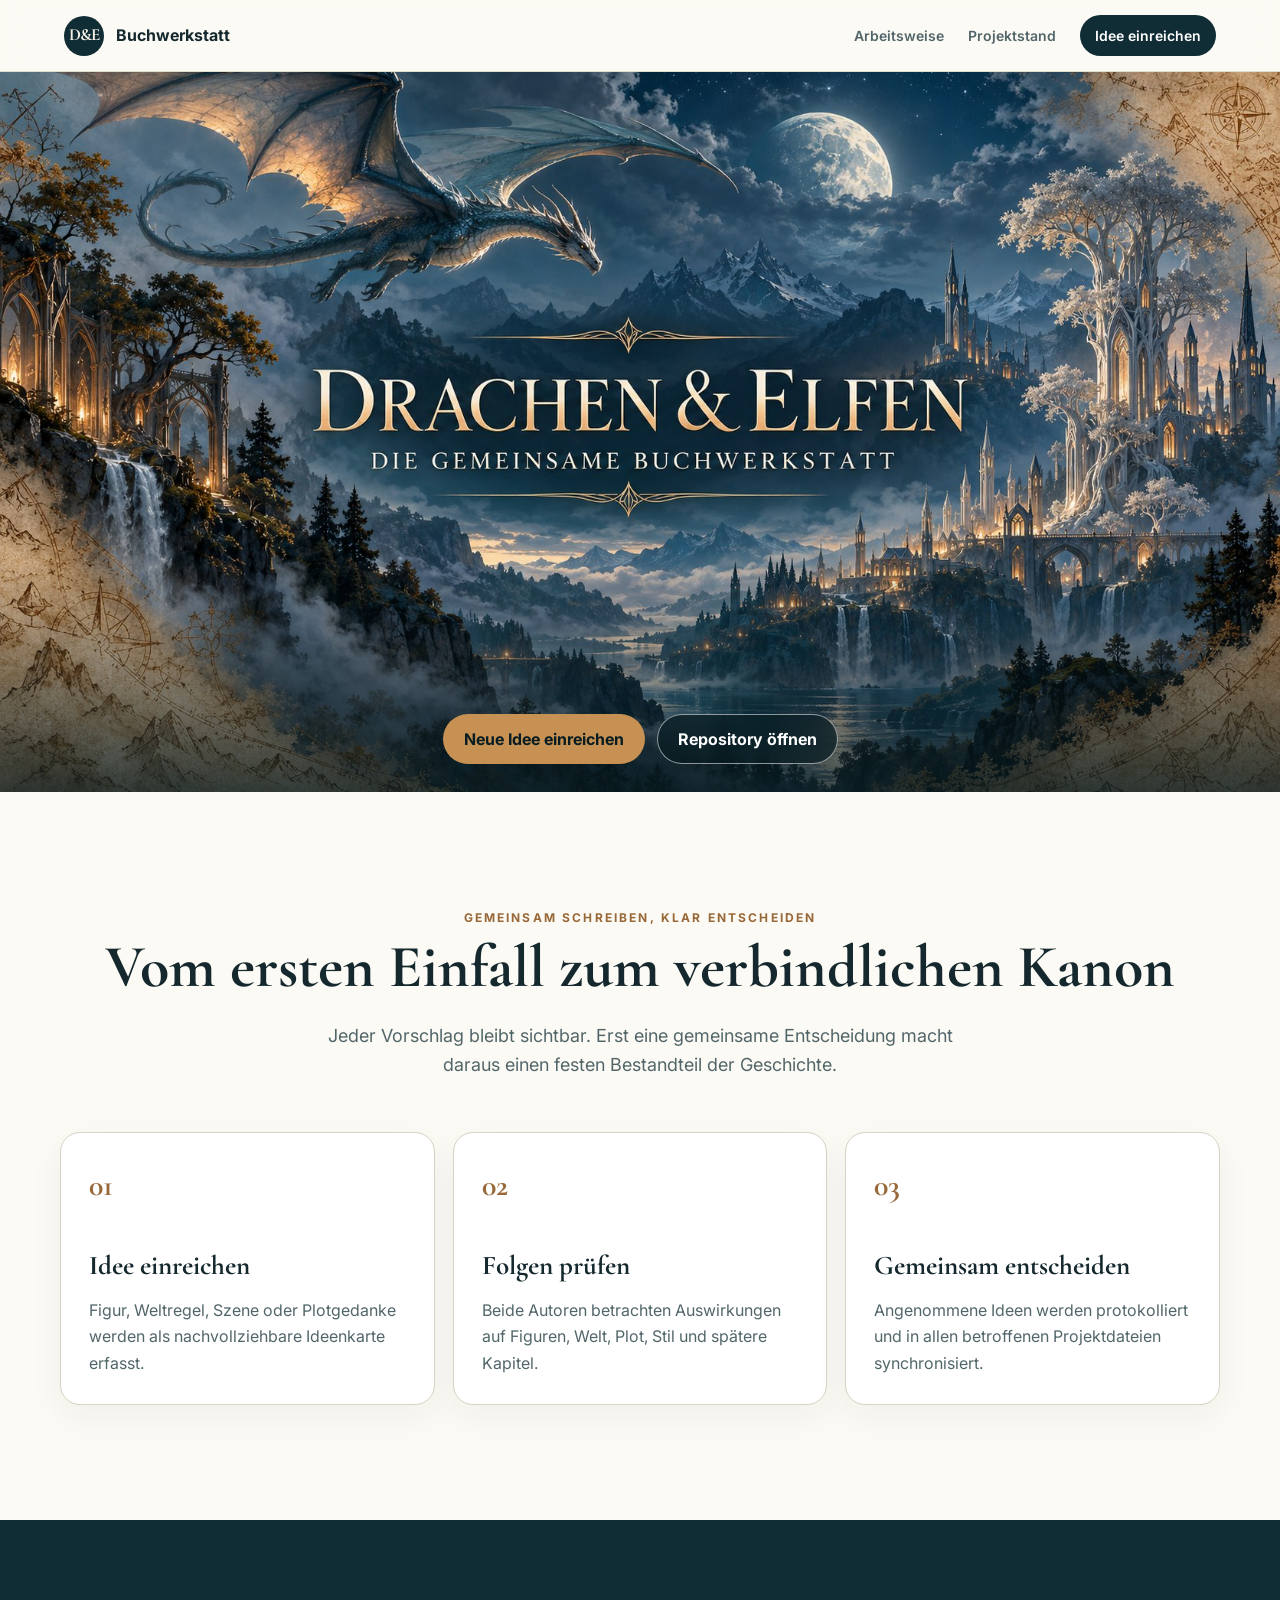
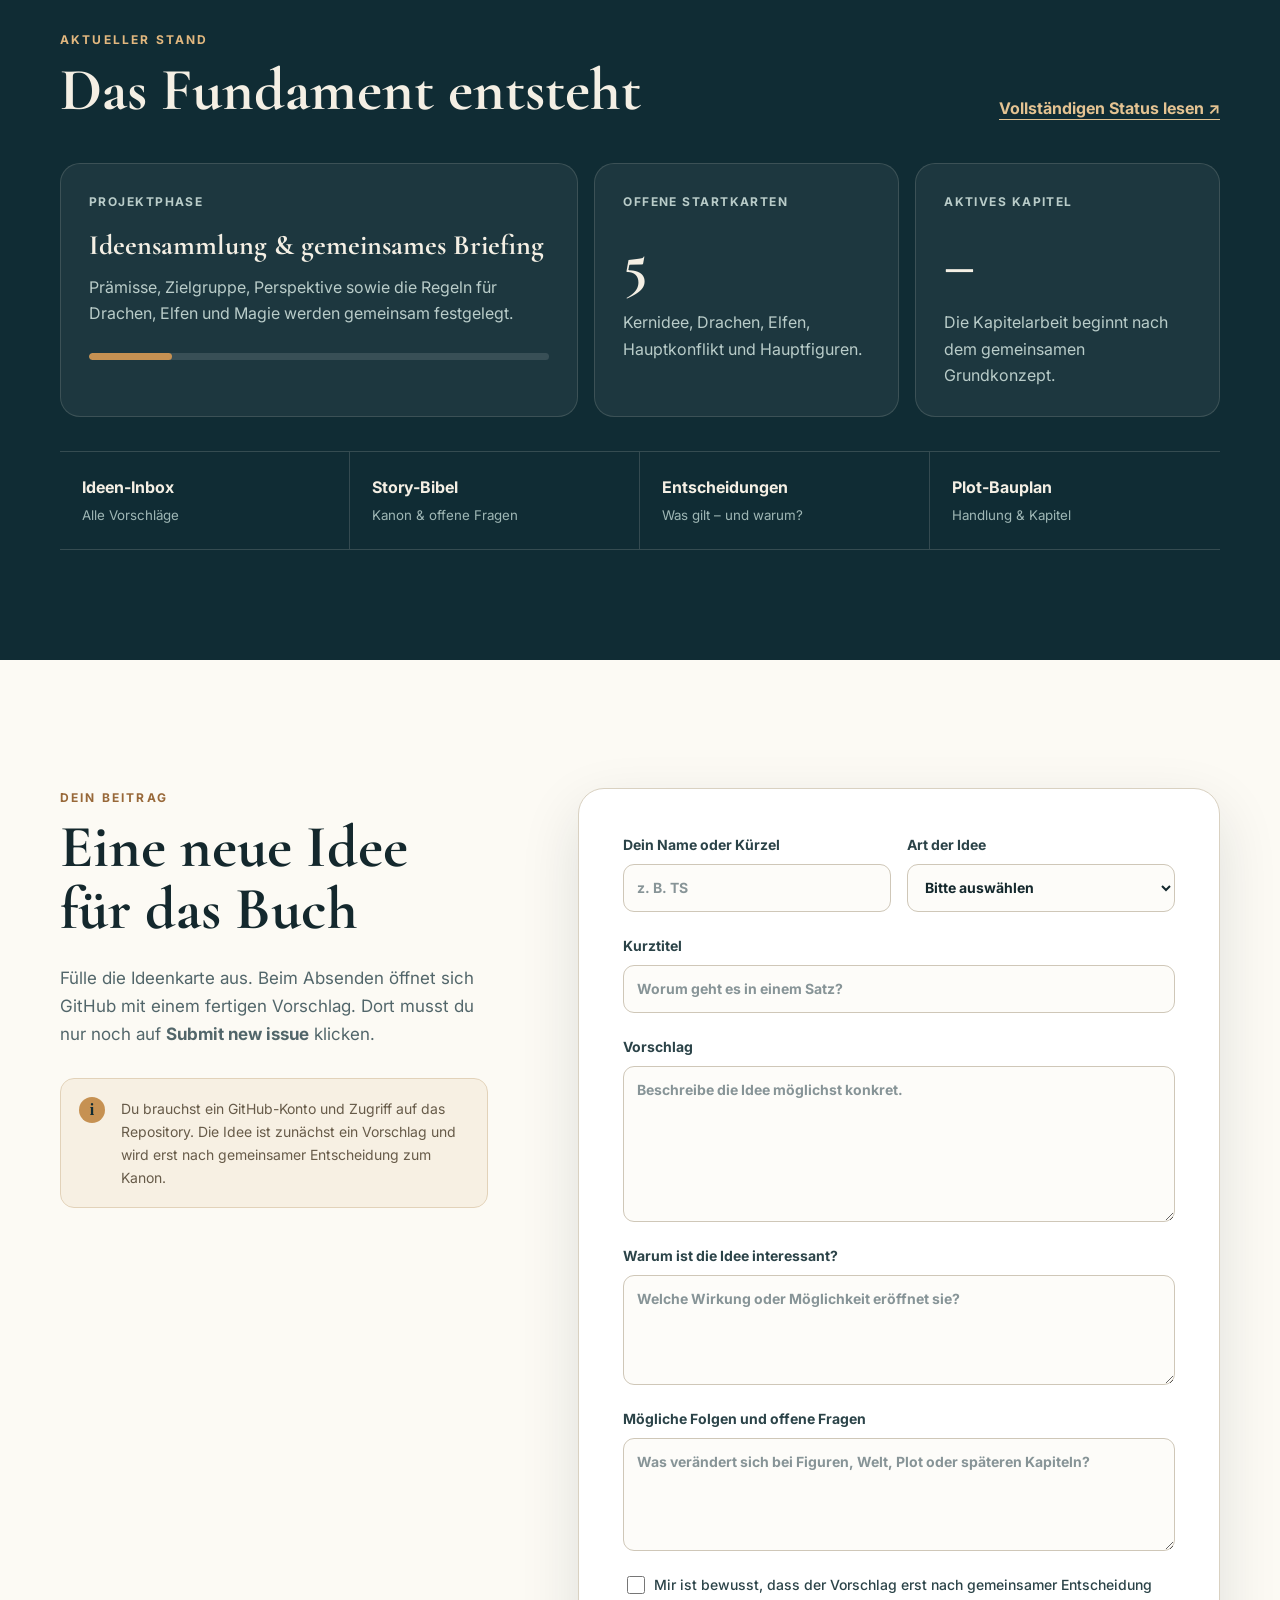
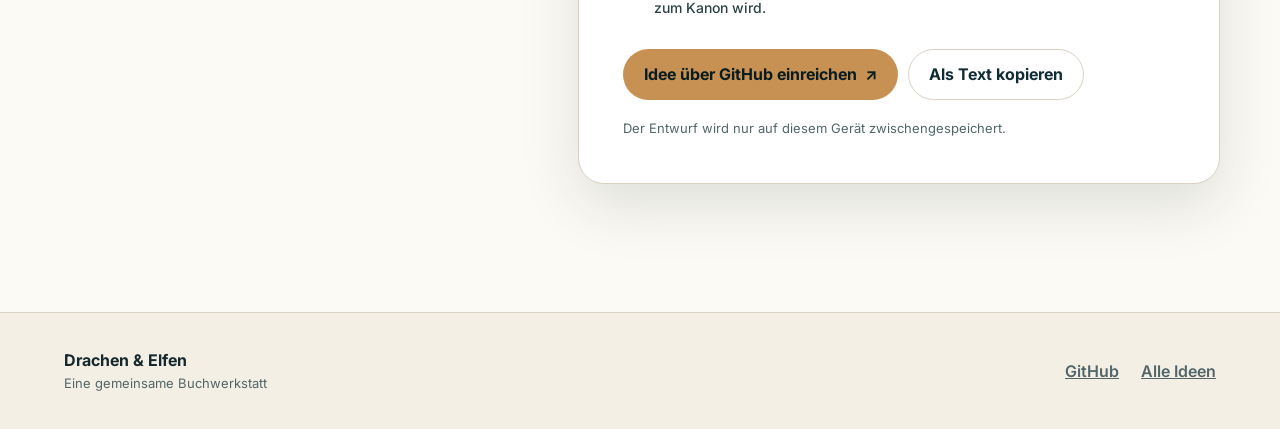
<file: docs/index.html>
<!doctype html>
<html lang="de">
  <head>
    <meta charset="utf-8">
    <meta name="viewport" content="width=device-width, initial-scale=1">
    <meta name="description" content="Die gemeinsame Buchwerkstatt für das Fantasyprojekt Drachen und Elfen.">
    <meta name="theme-color" content="#102c34">
    <meta property="og:title" content="Drachen & Elfen · Die gemeinsame Buchwerkstatt">
    <meta property="og:description" content="Ideen einreichen, Projektstand lesen und gemeinsam den Kanon entwickeln.">
    <meta property="og:type" content="website">
    <meta property="og:url" content="https://toni2123a.github.io/Book_DrachenundElfen/">
    <meta property="og:image" content="https://toni2123a.github.io/Book_DrachenundElfen/assets/hero.jpg">
    <title>Drachen & Elfen · Buchwerkstatt</title>
    <link rel="stylesheet" href="styles.css">
    <script src="app.js" defer></script>
  </head>
  <body>
    <a class="skip-link" href="#inhalt">Zum Inhalt springen</a>

    <header class="site-header">
      <a class="brand" href="#start" aria-label="Drachen und Elfen – Startseite">
        <span class="brand-mark" aria-hidden="true">D&amp;E</span>
        <span>Buchwerkstatt</span>
      </a>
      <nav aria-label="Hauptnavigation">
        <a href="#arbeitsweise">Arbeitsweise</a>
        <a href="#projektstand">Projektstand</a>
        <a href="#idee" class="nav-cta">Idee einreichen</a>
      </nav>
    </header>

    <main id="inhalt">
      <section class="hero" id="start" aria-labelledby="hero-title">
        <img src="assets/hero.jpg" alt="Ein Drache über einer nächtlichen Berglandschaft und einer leuchtenden Elfenstadt">
        <div class="hero-actions">
          <h1 id="hero-title" class="visually-hidden">Drachen und Elfen – die gemeinsame Buchwerkstatt</h1>
          <a class="button button-primary" href="#idee">Neue Idee einreichen</a>
          <a class="button button-quiet" href="https://github.com/toni2123a/Book_DrachenundElfen" target="_blank" rel="noreferrer">Repository öffnen</a>
        </div>
      </section>

      <section class="intro section-shell" id="arbeitsweise" aria-labelledby="workflow-title">
        <p class="eyebrow">Gemeinsam schreiben, klar entscheiden</p>
        <h2 id="workflow-title">Vom ersten Einfall zum verbindlichen Kanon</h2>
        <p class="section-lead">Jeder Vorschlag bleibt sichtbar. Erst eine gemeinsame Entscheidung macht daraus einen festen Bestandteil der Geschichte.</p>

        <div class="steps">
          <article class="step-card">
            <span class="step-number">01</span>
            <h3>Idee einreichen</h3>
            <p>Figur, Weltregel, Szene oder Plotgedanke werden als nachvollziehbare Ideenkarte erfasst.</p>
          </article>
          <article class="step-card">
            <span class="step-number">02</span>
            <h3>Folgen prüfen</h3>
            <p>Beide Autoren betrachten Auswirkungen auf Figuren, Welt, Plot, Stil und spätere Kapitel.</p>
          </article>
          <article class="step-card">
            <span class="step-number">03</span>
            <h3>Gemeinsam entscheiden</h3>
            <p>Angenommene Ideen werden protokolliert und in allen betroffenen Projektdateien synchronisiert.</p>
          </article>
        </div>
      </section>

      <section class="status-section" id="projektstand" aria-labelledby="status-title">
        <div class="section-shell">
          <div class="status-heading">
            <div>
              <p class="eyebrow">Aktueller Stand</p>
              <h2 id="status-title">Das Fundament entsteht</h2>
            </div>
            <a class="text-link" href="https://github.com/toni2123a/Book_DrachenundElfen/blob/main/PROJEKTSTATUS.md" target="_blank" rel="noreferrer">Vollständigen Status lesen <span aria-hidden="true">↗</span></a>
          </div>

          <div class="status-grid">
            <article class="status-card status-card-wide">
              <span class="status-label">Projektphase</span>
              <strong>Ideensammlung &amp; gemeinsames Briefing</strong>
              <p>Prämisse, Zielgruppe, Perspektive sowie die Regeln für Drachen, Elfen und Magie werden gemeinsam festgelegt.</p>
              <div class="progress" aria-label="Konzeptphase begonnen, noch nicht abgeschlossen"><span></span></div>
            </article>
            <article class="status-card">
              <span class="status-label">Offene Startkarten</span>
              <strong class="status-metric">5</strong>
              <p>Kernidee, Drachen, Elfen, Hauptkonflikt und Hauptfiguren.</p>
            </article>
            <article class="status-card">
              <span class="status-label">Aktives Kapitel</span>
              <strong class="status-metric">–</strong>
              <p>Die Kapitelarbeit beginnt nach dem gemeinsamen Grundkonzept.</p>
            </article>
          </div>

          <div class="workbench-links" aria-label="Wichtige Projektdateien">
            <a href="https://github.com/toni2123a/Book_DrachenundElfen/blob/main/ideen/IDEEN_INBOX.md" target="_blank" rel="noreferrer"><span>Ideen-Inbox</span><small>Alle Vorschläge</small></a>
            <a href="https://github.com/toni2123a/Book_DrachenundElfen/blob/main/planung/STORY_BIBLE.md" target="_blank" rel="noreferrer"><span>Story-Bibel</span><small>Kanon &amp; offene Fragen</small></a>
            <a href="https://github.com/toni2123a/Book_DrachenundElfen/blob/main/planung/ENTSCHEIDUNGEN.md" target="_blank" rel="noreferrer"><span>Entscheidungen</span><small>Was gilt – und warum?</small></a>
            <a href="https://github.com/toni2123a/Book_DrachenundElfen/blob/main/planung/PLOT_BAUPLAN.md" target="_blank" rel="noreferrer"><span>Plot-Bauplan</span><small>Handlung &amp; Kapitel</small></a>
          </div>
        </div>
      </section>

      <section class="idea-section section-shell" id="idee" aria-labelledby="idea-title">
        <div class="idea-copy">
          <p class="eyebrow">Dein Beitrag</p>
          <h2 id="idea-title">Eine neue Idee für das Buch</h2>
          <p>Fülle die Ideenkarte aus. Beim Absenden öffnet sich GitHub mit einem fertigen Vorschlag. Dort musst du nur noch auf <strong>Submit new issue</strong> klicken.</p>
          <div class="notice">
            <span aria-hidden="true">i</span>
            <p>Du brauchst ein GitHub-Konto und Zugriff auf das Repository. Die Idee ist zunächst ein Vorschlag und wird erst nach gemeinsamer Entscheidung zum Kanon.</p>
          </div>
        </div>

        <form class="idea-form" id="ideaForm">
          <div class="form-row">
            <label>
              Dein Name oder Kürzel
              <input name="author" autocomplete="name" required placeholder="z. B. TS">
            </label>
            <label>
              Art der Idee
              <select name="type" required>
                <option value="">Bitte auswählen</option>
                <option>Prämisse</option>
                <option>Figur</option>
                <option>Welt</option>
                <option>Magie</option>
                <option>Plot</option>
                <option>Szene</option>
                <option>Stil</option>
                <option>Recherche</option>
                <option>Sonstiges</option>
              </select>
            </label>
          </div>

          <label>
            Kurztitel
            <input name="title" required maxlength="100" placeholder="Worum geht es in einem Satz?">
          </label>

          <label>
            Vorschlag
            <textarea name="proposal" rows="6" required placeholder="Beschreibe die Idee möglichst konkret."></textarea>
          </label>

          <label>
            Warum ist die Idee interessant?
            <textarea name="reason" rows="3" required placeholder="Welche Wirkung oder Möglichkeit eröffnet sie?"></textarea>
          </label>

          <label>
            Mögliche Folgen und offene Fragen
            <textarea name="consequences" rows="4" placeholder="Was verändert sich bei Figuren, Welt, Plot oder späteren Kapiteln?"></textarea>
          </label>

          <label class="consent">
            <input type="checkbox" name="acknowledge" required>
            <span>Mir ist bewusst, dass der Vorschlag erst nach gemeinsamer Entscheidung zum Kanon wird.</span>
          </label>

          <div class="form-actions">
            <button class="button button-primary" type="submit">Idee über GitHub einreichen <span aria-hidden="true">↗</span></button>
            <button class="button button-secondary" id="copyIdea" type="button">Als Text kopieren</button>
          </div>
          <p class="form-status" id="formStatus" role="status" aria-live="polite">Der Entwurf wird nur auf diesem Gerät zwischengespeichert.</p>
        </form>
      </section>
    </main>

    <footer>
      <div>
        <strong>Drachen &amp; Elfen</strong>
        <span>Eine gemeinsame Buchwerkstatt</span>
      </div>
      <div class="footer-links">
        <a href="https://github.com/toni2123a/Book_DrachenundElfen" target="_blank" rel="noreferrer">GitHub</a>
        <a href="https://github.com/toni2123a/Book_DrachenundElfen/issues" target="_blank" rel="noreferrer">Alle Ideen</a>
      </div>
    </footer>
  </body>
</html>
</file>
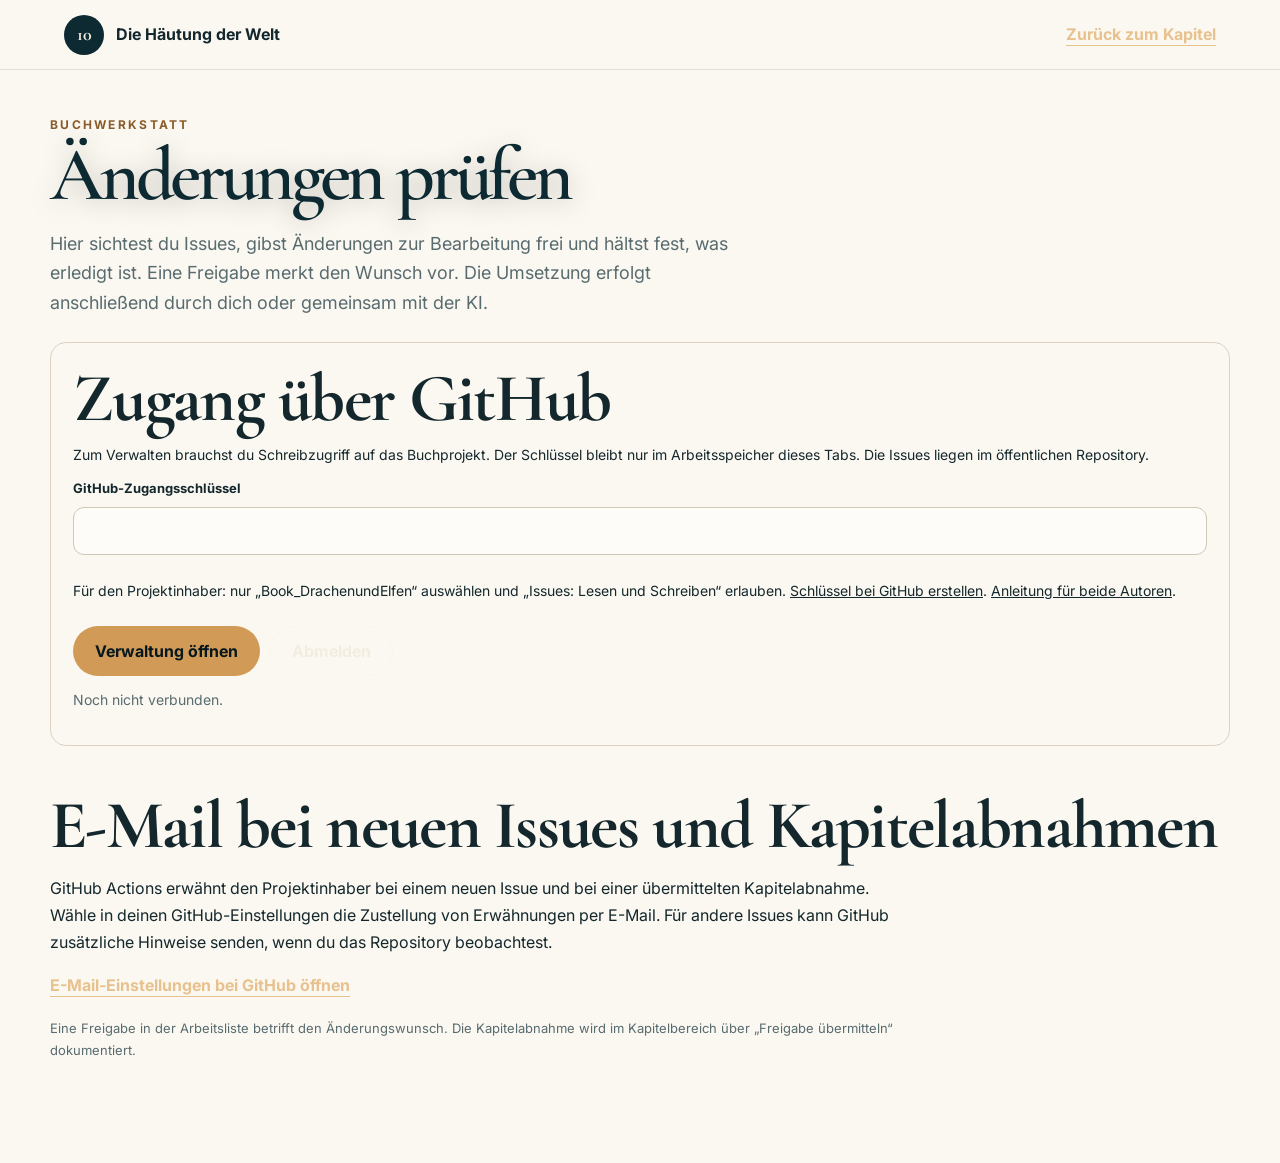
<file: verwaltung.html>
<!doctype html>
<html lang="de">
  <head>
    <meta charset="utf-8">
    <meta name="viewport" content="width=device-width, initial-scale=1">
    <meta name="robots" content="noindex">
    <title>Verwaltung · Die Häutung der Welt</title>
    <link rel="stylesheet" href="styles.css?v=20261020-issues">
    <script src="github-issues.js?v=20261020-issues" defer></script>
    <script src="verwaltung.js?v=20261020-issues" defer></script>
  </head>
  <body class="admin-page">
    <a class="skip-link" href="#verwaltung">Zum Inhalt springen</a>
    <header class="site-header admin-header">
      <a class="brand" href="index.html"><span class="brand-mark" aria-hidden="true">10</span><span>Die Häutung der Welt</span></a>
      <a class="card-link" href="index.html#kapitel1">Zurück zum Kapitel</a>
    </header>
    <main id="verwaltung" class="section-shell admin-main">
      <div class="section-intro">
        <p class="eyebrow">Buchwerkstatt</p>
        <h1>Änderungen prüfen</h1>
        <p>Hier sichtest du Issues, gibst Änderungen zur Bearbeitung frei und hältst fest, was erledigt ist. Eine Freigabe merkt den Wunsch vor. Die Umsetzung erfolgt anschließend durch dich oder gemeinsam mit der KI.</p>
      </div>
      <section class="github-connect" aria-labelledby="admin-login-title">
        <h2 id="admin-login-title">Zugang über GitHub</h2>
        <p>Zum Verwalten brauchst du Schreibzugriff auf das Buchprojekt. Der Schlüssel bleibt nur im Arbeitsspeicher dieses Tabs. Die Issues liegen im öffentlichen Repository.</p>
        <form id="adminConnectForm" class="github-connect-form">
          <label>GitHub-Zugangsschlüssel<input id="adminToken" type="password" autocomplete="off" spellcheck="false" maxlength="255" required aria-describedby="adminTokenHelp"></label>
          <p id="adminTokenHelp">Für den Projektinhaber: nur „Book_DrachenundElfen“ auswählen und „Issues: Lesen und Schreiben“ erlauben. <a href="https://github.com/settings/personal-access-tokens/new" target="_blank" rel="noopener noreferrer">Schlüssel bei GitHub erstellen</a>. <a href="produktion/GITHUB_ANBINDUNG.md">Anleitung für beide Autoren</a>.</p>
          <div class="form-actions"><button class="button button-primary" type="submit">Verwaltung öffnen</button><button id="adminDisconnect" class="button button-secondary light-button" type="button" hidden>Abmelden</button></div>
        </form>
        <p id="adminConnectionStatus" class="form-status" role="status" aria-live="polite">Noch nicht verbunden.</p>
      </section>
      <section class="admin-notifications" aria-labelledby="notification-title">
        <h2 id="notification-title">E-Mail bei neuen Issues und Kapitelabnahmen</h2>
        <p>GitHub Actions erwähnt den Projektinhaber bei einem neuen Issue und bei einer übermittelten Kapitelabnahme. Wähle in deinen GitHub-Einstellungen die Zustellung von Erwähnungen per E-Mail. Für andere Issues kann GitHub zusätzliche Hinweise senden, wenn du das Repository beobachtest.</p>
        <a class="card-link" href="https://github.com/settings/notifications" target="_blank" rel="noopener noreferrer">E-Mail-Einstellungen bei GitHub öffnen</a>
        <p class="form-status">Eine Freigabe in der Arbeitsliste betrifft den Änderungswunsch. Die Kapitelabnahme wird im Kapitelbereich über „Freigabe übermitteln“ dokumentiert.</p>
      </section>
      <section id="adminWorkspace" hidden aria-labelledby="issues-title">
        <div class="admin-toolbar">
          <h2 id="issues-title">Issues</h2>
          <button id="refreshIssues" class="button button-secondary light-button" type="button">Aktualisieren</button>
          <button id="exportApproved" class="button button-primary" type="button">Arbeitsliste herunterladen</button>
        </div>
        <p id="issueSummary" role="status" aria-live="polite"></p>
        <div class="admin-filters">
          <label>Status<select id="issueFilter"><option value="open">Alle offenen Issues</option><option value="new">Neu</option><option value="approved">Freigegeben</option><option value="working">In Arbeit</option><option value="deferred">Zurückgestellt</option><option value="done">Erledigt</option><option value="rejected">Abgelehnt</option><option value="all">Alle Issues</option></select></label>
          <label>Suche<input id="issueSearch" type="search" placeholder="Kapitel, Textstelle oder Stichwort"></label>
        </div>
        <p id="adminActionStatus" class="form-status" role="status" aria-live="polite"></p>
        <div id="adminIssues" class="admin-issues"></div>
      </section>
      <noscript><p>Die Issue-Verwaltung benötigt JavaScript.</p></noscript>
    </main>
  </body>
</html>
</file>
<file: styles.css>
@import url('https://fonts.googleapis.com/css2?family=Cormorant+Garamond:wght@500;600;700&family=Inter:wght@400;500;600;700&display=swap');

:root {
  --ink: #13272d;
  --ink-soft: #586b6f;
  --night: #0d2931;
  --night-deep: #06181e;
  --forest: #315d59;
  --copper: #d19a57;
  --copper-light: #e8c28e;
  --copper-dark: #8b5c2b;
  --cream: #f3ede0;
  --paper: #fbf8f1;
  --white: #fff;
  --line: #dcd2c2;
  --red: #8b4038;
  --shadow: 0 24px 70px rgba(7, 31, 38, 0.12);
  --radius: 22px;
}

* { box-sizing: border-box; }
html { scroll-behavior: smooth; }
body { margin: 0; color: var(--ink); background: var(--paper); font-family: Inter, system-ui, sans-serif; line-height: 1.65; }
a { color: inherit; }
button, input, select, textarea { font: inherit; }
img { max-width: 100%; }

.skip-link { position: fixed; z-index: 100; top: 8px; left: 8px; transform: translateY(-150%); padding: 10px 16px; border-radius: 8px; background: var(--white); color: var(--night); }
.skip-link:focus { transform: translateY(0); }
.section-shell { width: min(1180px, calc(100% - 40px)); margin-inline: auto; }
.eyebrow { margin: 0 0 12px; color: var(--copper-dark); font-size: 12px; font-weight: 700; letter-spacing: .19em; text-transform: uppercase; }
h1, h2, h3, blockquote { font-family: "Cormorant Garamond", Georgia, serif; }
h2 { margin: 0; font-size: clamp(40px, 5.3vw, 68px); line-height: .98; letter-spacing: -.025em; }
.section-intro { max-width: 780px; }
.section-intro > p:last-child { max-width: 690px; margin: 24px 0 0; color: var(--ink-soft); font-size: 18px; }
.section-intro.light h2 { color: var(--cream); }
.section-intro.light > p:last-child { color: #b9ccca; }

.site-header { position: sticky; z-index: 30; top: 0; display: flex; align-items: center; justify-content: space-between; min-height: 70px; padding: 10px clamp(20px, 5vw, 76px); border-bottom: 1px solid rgba(220, 210, 194, .7); background: rgba(251, 248, 241, .93); backdrop-filter: blur(16px); }
.brand { display: inline-flex; align-items: center; gap: 12px; font-weight: 700; text-decoration: none; }
.brand-mark { display: grid; width: 40px; aspect-ratio: 1; place-items: center; border-radius: 50%; background: var(--night); color: var(--cream); font-family: "Cormorant Garamond", Georgia, serif; font-size: 18px; }
.nav-toggle { display: none; width: 44px; height: 44px; padding: 10px; border: 1px solid var(--line); border-radius: 50%; background: var(--white); color: var(--night); cursor: pointer; }
.nav-toggle span { display: block; width: 20px; height: 2px; margin: 3px auto; border-radius: 2px; background: currentColor; transition: transform 160ms ease, opacity 160ms ease; }
.nav-toggle[aria-expanded="true"] span:nth-child(1) { transform: translateY(5px) rotate(45deg); }
.nav-toggle[aria-expanded="true"] span:nth-child(2) { opacity: 0; }
.nav-toggle[aria-expanded="true"] span:nth-child(3) { transform: translateY(-5px) rotate(-45deg); }
nav { display: flex; align-items: center; gap: clamp(14px, 2vw, 25px); }
nav a { color: var(--ink-soft); font-size: 13px; font-weight: 700; text-decoration: none; }
nav a:hover, nav a:focus-visible { color: var(--night); }
nav .nav-cta { padding: 9px 15px; border-radius: 999px; background: var(--night); color: var(--white); }
nav .nav-cta:hover, nav .nav-cta:focus-visible { background: var(--forest); color: var(--white); }

.hero { position: relative; min-height: min(820px, calc(100vh - 70px)); overflow: hidden; background: var(--night-deep); color: var(--white); }
.hero > img { position: absolute; inset: 0; width: 100%; height: 100%; object-fit: cover; object-position: center; filter: saturate(.84) contrast(1.05); }
.hero-shade { position: absolute; inset: 0; background: linear-gradient(90deg, rgba(4, 19, 24, .93) 0%, rgba(5, 22, 27, .72) 43%, rgba(5, 22, 27, .12) 78%), linear-gradient(0deg, rgba(3, 17, 21, .72), transparent 45%); }
.hero-copy { position: relative; z-index: 2; display: flex; min-height: min(820px, calc(100vh - 70px)); flex-direction: column; justify-content: center; padding-block: 80px; }
.hero .eyebrow { color: var(--copper-light); }
h1 { max-width: 800px; margin: 0; font-size: clamp(64px, 9vw, 126px); font-weight: 600; line-height: .76; letter-spacing: -.055em; text-shadow: 0 4px 26px rgba(0, 0, 0, .25); }
.hero-logline { max-width: 670px; margin: 38px 0 0; color: #e2e8e5; font-size: clamp(17px, 2vw, 22px); line-height: 1.55; }
.hero-actions { display: flex; gap: 12px; margin-top: 34px; }
.button { display: inline-flex; min-height: 49px; align-items: center; justify-content: center; padding: 11px 21px; border: 1px solid transparent; border-radius: 999px; cursor: pointer; font-weight: 700; text-decoration: none; transition: transform 160ms ease, background 160ms ease, border-color 160ms ease; }
.button:hover { transform: translateY(-2px); }
.button-primary { background: var(--copper); color: var(--night-deep); }
.button-primary:hover { background: #e1b06f; }
.button-ghost { border-color: rgba(255, 255, 255, .42); background: rgba(6, 24, 30, .32); color: var(--white); }
.button-secondary { border-color: var(--line); background: transparent; color: var(--night); }
.button-secondary:hover { border-color: var(--forest); background: rgba(49, 93, 89, .06); }
.button:focus-visible, input:focus-visible, select:focus-visible, textarea:focus-visible, summary:focus-visible, a:focus-visible { outline: 3px solid rgba(209, 154, 87, .58); outline-offset: 3px; }

.quick-facts { display: grid; grid-template-columns: repeat(4, minmax(0, 1fr)); border-bottom: 1px solid var(--line); background: var(--cream); }
.quick-facts div { display: flex; min-width: 0; flex-direction: column; padding: 24px clamp(16px, 3vw, 44px); border-right: 1px solid var(--line); overflow-wrap: anywhere; }
.quick-facts div:last-child { border: 0; }
.quick-facts span { display: block; color: var(--copper-dark); font-size: 11px; font-weight: 700; letter-spacing: .14em; text-transform: uppercase; }
.quick-facts strong { display: block; margin-top: 5px; color: var(--night); font-family: "Cormorant Garamond", Georgia, serif; font-size: clamp(20px, 2vw, 27px); line-height: 1.1; }
.policy-legend { display: grid; grid-template-columns: .8fr 1.2fr; gap: clamp(35px, 7vw, 90px); padding-block: 55px; }
.policy-legend h2 { margin: 0; font-size: clamp(35px, 5vw, 54px); line-height: 1; }
.policy-legend ul { display: grid; gap: 1px; margin: 0; padding: 0; background: var(--line); list-style: none; }
.policy-legend li { display: grid; grid-template-columns: 13px 180px 1fr; align-items: center; gap: 12px; padding: 16px 18px; background: var(--white); }
.policy-legend strong { font-size: 12px; }
.policy-legend small { color: var(--ink-soft); font-size: 12px; line-height: 1.45; }
.legend-dot { width: 10px; height: 10px; border-radius: 50%; background: var(--copper); }
.legend-dot.draft { background: #5a8088; }
.legend-dot.fixed { background: #51585a; }

.manifest { display: grid; grid-template-columns: 1.2fr .8fr; gap: clamp(40px, 8vw, 110px); padding-block: clamp(90px, 12vw, 160px); }
.manifest blockquote { align-self: end; margin: 0; padding: 34px; border-top: 4px solid var(--copper); background: var(--cream); color: var(--night); font-size: clamp(28px, 3vw, 42px); font-weight: 600; line-height: 1.12; }
.manifest blockquote p { margin: 0; }

.series-section { padding-block: clamp(80px, 10vw, 130px); background: #eee6d8; }
.series-grid { display: grid; grid-template-columns: repeat(3, 1fr); gap: 18px; margin-top: 52px; }
.book-card { display: flex; min-height: 490px; flex-direction: column; padding: clamp(25px, 3vw, 38px); border: 1px solid #d2c6b2; border-radius: var(--radius); background: rgba(255, 255, 255, .55); }
.book-card.featured { border-color: var(--copper); background: var(--night); color: var(--cream); box-shadow: var(--shadow); transform: translateY(-10px); }
.book-number { color: var(--copper-dark); font-size: 11px; font-weight: 700; letter-spacing: .16em; text-transform: uppercase; }
.featured .book-number { color: var(--copper-light); }
.book-card h3 { margin: 50px 0 14px; font-size: 34px; line-height: 1; }
.book-card p { margin: 0; color: var(--ink-soft); }
.featured p { color: #b9ccca; }
.book-card ul { margin: 30px 0; padding-left: 18px; color: var(--ink-soft); font-size: 14px; }
.featured ul { color: #d6dfdc; }
.book-card li + li { margin-top: 8px; }
.card-link { margin-top: auto; color: var(--copper-light); font-weight: 700; text-underline-offset: 5px; }

.world-section { padding-block: clamp(90px, 12vw, 150px); background: var(--night); color: var(--cream); }
.world-section .eyebrow, .plot-section .eyebrow { color: var(--copper-light); }
.world-grid { display: grid; grid-template-columns: repeat(4, 1fr); gap: 15px; margin-top: 55px; }
.world-grid article { min-height: 300px; padding: 28px; border: 1px solid rgba(243, 237, 224, .14); border-radius: var(--radius); background: rgba(255, 255, 255, .045); }
.glyph { display: grid; width: 44px; height: 44px; place-items: center; border: 1px solid rgba(209, 154, 87, .7); border-radius: 50%; color: var(--copper-light); font-family: "Cormorant Garamond", Georgia, serif; }
.world-grid h3 { margin: 48px 0 12px; font-size: 28px; }
.world-grid p { margin: 0; color: #b9ccca; font-size: 15px; }
.magic-system { display: grid; grid-template-columns: .75fr 1.25fr; gap: 50px 70px; margin-top: 85px; padding: clamp(28px, 5vw, 54px); border-radius: 30px; background: var(--cream); color: var(--ink); }
.magic-heading h3 { margin: 0; font-size: clamp(34px, 4vw, 50px); line-height: 1; }
.magic-steps { margin: 0; padding: 0; list-style: none; }
.magic-steps li { display: grid; grid-template-columns: 48px 1fr; gap: 16px; padding: 20px 0; border-bottom: 1px solid var(--line); }
.magic-steps li:first-child { padding-top: 0; }
.magic-steps span { color: var(--copper-dark); font-family: "Cormorant Garamond", Georgia, serif; font-size: 26px; font-weight: 700; }
.magic-steps strong { font-size: 17px; }
.magic-steps p { margin: 4px 0 0; color: var(--ink-soft); font-size: 14px; }
.cost-callout { grid-column: 1 / -1; display: grid; grid-template-columns: 120px 1fr; gap: 28px; padding-top: 34px; border-top: 1px solid var(--line); }
.cost-callout > span { color: var(--red); font-size: 12px; font-weight: 700; letter-spacing: .14em; text-transform: uppercase; }
.cost-callout p { margin: 0; font-size: 18px; }
.weird-list { display: grid; grid-template-columns: .7fr 1.3fr; gap: 70px; margin-top: 85px; padding-top: 55px; border-top: 1px solid rgba(243, 237, 224, .15); }
.weird-list h3 { margin: 0; font-size: 36px; line-height: 1.05; }
.weird-list ul { display: grid; grid-template-columns: 1fr 1fr; gap: 0 35px; margin: 0; padding: 0; list-style: none; }
.weird-list li { padding: 15px 0; border-bottom: 1px solid rgba(243, 237, 224, .12); color: #c8d7d4; }
.weird-list li::before { content: "✦"; margin-right: 10px; color: var(--copper); }

.characters { padding-block: clamp(90px, 12vw, 150px); }
.character-grid { display: grid; grid-template-columns: repeat(2, 1fr); gap: 18px; margin-top: 55px; }
.character-card { padding: clamp(28px, 4vw, 44px); border: 1px solid var(--line); border-radius: var(--radius); background: var(--white); box-shadow: 0 12px 35px rgba(7, 31, 38, .05); }
.character-card.primary { border-color: var(--copper); }
.character-card.antagonist { border-color: #c9aaa4; background: #f7eeea; }
.role { color: var(--copper-dark); font-size: 11px; font-weight: 700; letter-spacing: .14em; text-transform: uppercase; }
.character-card h3 { margin: 36px 0 0; font-size: 49px; line-height: 1; }
.character-hook { margin: 4px 0 20px; color: var(--copper-dark); font-family: "Cormorant Garamond", Georgia, serif; font-size: 22px; font-weight: 600; }
.character-card > p:not(.character-hook) { color: var(--ink-soft); }
.character-card dl { display: grid; grid-template-columns: repeat(3, 1fr); gap: 12px; margin: 30px 0 0; padding-top: 24px; border-top: 1px solid var(--line); }
.character-card dl div { display: grid; gap: 4px; }
.character-card dt { color: var(--copper-dark); font-size: 10px; font-weight: 700; letter-spacing: .12em; text-transform: uppercase; }
.character-card dd { margin: 0; font-size: 13px; font-weight: 600; }

.plot-section { padding-block: clamp(90px, 12vw, 150px); background: #0a2229; color: var(--cream); }
.clock { display: grid; grid-template-columns: repeat(5, 1fr); margin-top: 52px; border-top: 1px solid rgba(243, 237, 224, .18); border-bottom: 1px solid rgba(243, 237, 224, .18); }
.clock span { padding: 19px 14px; border-right: 1px solid rgba(243, 237, 224, .13); color: var(--copper-light); font-family: "Cormorant Garamond", Georgia, serif; font-size: 21px; font-weight: 700; }
.clock span:last-child { border: 0; }
.clock small { display: block; margin-top: 4px; color: #9fb7b4; font-family: Inter, sans-serif; font-size: 10px; font-weight: 500; line-height: 1.4; }
.acts { display: grid; grid-template-columns: repeat(4, 1fr); gap: 15px; margin-top: 55px; }
.acts article { min-height: 260px; padding: 26px; border-radius: 18px; background: rgba(255, 255, 255, .055); }
.acts span { color: var(--copper-light); font-size: 10px; font-weight: 700; letter-spacing: .1em; text-transform: uppercase; }
.acts h3 { margin: 45px 0 10px; font-size: 27px; line-height: 1.05; }
.acts p { margin: 0; color: #a9bfbc; font-size: 14px; }
.chapter-list { margin-top: 60px; border-top: 1px solid rgba(243, 237, 224, .18); }
.chapter-list details { border-bottom: 1px solid rgba(243, 237, 224, .18); }
.chapter-list summary { position: relative; padding: 27px 50px 27px 0; cursor: pointer; color: var(--cream); font-family: "Cormorant Garamond", Georgia, serif; font-size: clamp(23px, 3vw, 32px); font-weight: 700; list-style: none; }
.chapter-list summary::-webkit-details-marker { display: none; }
.chapter-list summary::after { position: absolute; right: 10px; content: "+"; color: var(--copper); font-size: 33px; font-weight: 400; }
.chapter-list details[open] summary::after { content: "−"; }
.chapter-list summary span { margin-right: 16px; color: var(--copper-light); font-family: Inter, sans-serif; font-size: 11px; letter-spacing: .12em; text-transform: uppercase; }
.chapter-grid { display: grid; grid-template-columns: 1fr 1fr; gap: 1px; padding-bottom: 35px; background: rgba(243, 237, 224, .1); }
.chapter-grid article { display: grid; grid-template-columns: 45px 1fr; gap: 16px; min-height: 145px; padding: 23px; background: #0a2229; }
.chapter-grid b { color: var(--copper); font-family: "Cormorant Garamond", Georgia, serif; font-size: 25px; }
.chapter-grid h4 { margin: 0; color: var(--cream); font-family: "Cormorant Garamond", Georgia, serif; font-size: 22px; line-height: 1.05; }
.chapter-grid p { margin: 9px 0 0; color: #9fb7b4; font-size: 13px; }

.draft-section { padding-block: clamp(90px, 12vw, 150px); background: #eee6d8; }
.draft-header { display: grid; grid-template-columns: 1.05fr .95fr; align-items: end; gap: clamp(40px, 7vw, 90px); }
.draft-header .section-intro.light h2 { color: var(--night); }
.draft-header .section-intro.light > p:last-child { color: var(--ink-soft); }
.draft-header .eyebrow { color: var(--copper-dark); }
.draft-status { display: grid; grid-template-columns: 1fr 1fr; border: 1px solid #d1c4b0; border-radius: 20px; background: rgba(255, 255, 255, .48); overflow: hidden; }
.draft-status span { padding: 18px 20px; border-right: 1px solid #d8ccb9; border-bottom: 1px solid #d8ccb9; }
.draft-status span:nth-child(2n) { border-right: 0; }
.draft-status span:nth-last-child(-n+2) { border-bottom: 0; }
.draft-status small { display: block; color: var(--copper-dark); font-size: 10px; font-weight: 700; letter-spacing: .12em; text-transform: uppercase; }
.draft-status strong { display: block; margin-top: 4px; color: var(--night); font-family: "Cormorant Garamond", Georgia, serif; font-size: 20px; line-height: 1.1; }
.draft-status .pending strong { color: var(--red); }
.draft-instructions { display: flex; align-items: center; justify-content: space-between; gap: 25px; margin-top: 45px; padding: 22px 25px; border-radius: 16px; background: var(--night); color: var(--cream); }
.draft-instructions strong { font-family: "Cormorant Garamond", Georgia, serif; font-size: 23px; }
.draft-instructions p { margin: 4px 0 0; color: #b9ccca; font-size: 13px; }
.draft-mode-badge { flex: 0 0 auto; padding: 8px 12px; border: 1px solid rgba(209, 154, 87, .55); border-radius: 999px; color: var(--copper-light); font-size: 10px; font-weight: 700; letter-spacing: .1em; text-transform: uppercase; }
.blueprint-grid { display: grid; grid-template-columns: repeat(3, 1fr); gap: 16px; margin-top: 25px; }
.blueprint-grid article { display: flex; min-height: 315px; flex-direction: column; padding: 28px; border: 1px solid #d1c4b0; border-radius: var(--radius); background: rgba(255, 255, 255, .68); }
.blueprint-grid article > span { color: var(--copper-dark); font-size: 10px; font-weight: 700; letter-spacing: .14em; text-transform: uppercase; }
.blueprint-grid h3 { margin: 42px 0 18px; font-size: 29px; line-height: 1.05; }
.blueprint-grid p { margin: 5px 0; color: var(--ink-soft); font-size: 13px; }
.thread-map { margin-top: 28px; border: 1px solid #d1c4b0; border-radius: var(--radius); background: rgba(255, 255, 255, .46); overflow: hidden; }
.thread-map > summary { padding: 24px 28px; cursor: pointer; color: var(--night); font-weight: 700; list-style: none; }
.thread-map > summary::-webkit-details-marker { display: none; }
.thread-map > summary::after { float: right; content: "+"; color: var(--copper-dark); font-size: 25px; }
.thread-map[open] > summary::after { content: "−"; }
.thread-grid { display: grid; grid-template-columns: repeat(3, 1fr); gap: 1px; border-top: 1px solid #d1c4b0; background: #d1c4b0; }
.thread-grid article { min-height: 210px; padding: 24px; background: var(--paper); }
.thread-grid b { color: var(--copper-dark); font-size: 11px; letter-spacing: .08em; }
.thread-grid h3 { margin: 28px 0 8px; font-size: 25px; }
.thread-grid p { margin: 0; color: var(--ink-soft); font-size: 13px; }
.quality-gate { display: grid; grid-template-columns: .8fr 1.2fr; gap: 50px; margin-top: 28px; padding: clamp(28px, 5vw, 48px); border-radius: var(--radius); background: var(--night); color: var(--cream); }
.quality-gate .eyebrow { color: var(--copper-light); }
.quality-gate h3 { margin: 0; font-size: 47px; line-height: 1; }
.quality-gate p:last-child { color: #b9ccca; }
.quality-bars { display: grid; grid-template-columns: 1fr 1fr; gap: 1px; align-self: center; background: rgba(243, 237, 224, .13); }
.quality-bars span { display: flex; justify-content: space-between; gap: 12px; padding: 11px 13px; background: var(--night); color: #b9ccca; font-size: 12px; }
.quality-bars b { color: var(--copper-light); }
.chapter-assessment { margin-top: 18px; padding: clamp(24px, 4vw, 38px); border: 1px solid #cdbb9f; border-radius: var(--radius); background: #fffaf0; color: var(--ink); }
.assessment-head { display: flex; align-items: center; justify-content: space-between; gap: 18px; margin-bottom: 8px; }
.assessment-head span { color: var(--copper-dark); font-size: 11px; font-weight: 800; letter-spacing: .13em; text-transform: uppercase; }
.assessment-head b { color: var(--copper-dark); font-family: "Cormorant Garamond", Georgia, serif; font-size: clamp(34px, 4vw, 48px); line-height: 1; }
.assessment-row { display: grid; grid-template-columns: 150px 1fr; gap: 20px; padding: 18px 0; border-top: 1px solid #dfd2bf; }
.assessment-row strong { color: var(--ink); font-size: 12px; letter-spacing: .04em; }
.assessment-row p { margin: 0; color: var(--ink-soft); font-size: 14px; line-height: 1.65; }
.reader-heading { display: flex; align-items: end; justify-content: space-between; gap: 30px; margin-top: 85px; padding-bottom: 28px; border-bottom: 1px solid #cfc1ad; }
.reader-heading h3 { margin: 0; font-size: clamp(36px, 5vw, 54px); line-height: 1; }
.reader-heading > p { max-width: 360px; margin: 0; color: var(--ink-soft); font-size: 13px; }
.chapter-reader { max-width: 820px; margin: 35px auto 0; }
.reader-loading, .reader-error { padding: 35px; border-radius: 16px; background: rgba(255, 255, 255, .55); color: var(--ink-soft); text-align: center; }
.draft-scene { margin-top: 24px; padding: clamp(28px, 6vw, 64px); border: 1px solid #d5c9b6; border-radius: 24px; background: #fffdf8; box-shadow: 0 15px 45px rgba(36, 49, 50, .07); }
.draft-scene:first-child { margin-top: 0; }
.draft-scene-header { display: flex; align-items: baseline; justify-content: space-between; gap: 18px; margin-bottom: 40px; padding-bottom: 20px; border-bottom: 1px solid var(--line); }
.draft-scene-header span { color: var(--copper-dark); font-size: 10px; font-weight: 700; letter-spacing: .15em; text-transform: uppercase; }
.draft-scene-header h3 { margin: 0; font-size: clamp(28px, 4vw, 39px); line-height: 1; }
.draft-prose { color: #26373b; font-family: "Cormorant Garamond", Georgia, serif; font-size: clamp(20px, 3vw, 24px); line-height: 1.72; }
.draft-prose p { margin: 0 0 1.15em; }
.draft-prose p:last-child { margin-bottom: 0; }
.draft-prose strong { color: var(--copper-dark); font-weight: 700; }
.draft-prose p.is-changed { margin-left: -18px; padding-left: 15px; border-left: 3px solid #c99456; background: linear-gradient(90deg, rgba(201, 148, 86, .14), transparent 70%); }
.scene-versions { display: flex; flex-wrap: wrap; align-items: center; gap: 12px 18px; margin: -18px 0 32px; padding: 14px 16px; border: 1px solid #e2d6c3; border-radius: 14px; background: #f8f1e5; font-family: Inter, sans-serif; }
.scene-version-buttons { display: inline-flex; flex-wrap: wrap; gap: 6px; }
.scene-version-buttons button { min-height: 36px; padding: 6px 12px; border: 1px solid #c9b79c; border-radius: 999px; background: #fffdf8; color: var(--ink); cursor: pointer; font: 700 11px/1.2 Inter, sans-serif; letter-spacing: .04em; }
.scene-version-buttons button[aria-pressed="true"] { border-color: var(--night); background: var(--night); color: var(--cream); }
.scene-version-compare { display: inline-flex; align-items: center; gap: 6px; color: var(--ink-soft); font-size: 12px; font-weight: 700; cursor: pointer; }
.scene-version-info { flex-basis: 100%; margin: 0; color: var(--ink-soft); font-size: 12px; line-height: 1.5; }
.draft-scene.shows-older-version { border-color: #c99456; background: #fffaf0; }
.scene-approval.is-older { border-color: #c99456; background: #fff7e9; }
.scene-approval.is-older .scene-approval-head span { background: #75471d; }
.scene-approval { margin-top: 28px; padding: 22px; border: 1px solid #d8c9b2; border-radius: 16px; background: #f8f1e5; }
.scene-approval.is-approved { border-color: #88a78f; background: #eef5ed; }
.scene-approval.needs-changes { border-color: #c8896f; background: #fff0e9; }
.scene-approval-head { display: flex; align-items: center; justify-content: space-between; gap: 18px; }
.scene-approval-head strong { color: var(--ink); font-size: 13px; letter-spacing: .05em; }
.scene-approval-head span { padding: 6px 10px; border-radius: 999px; background: var(--night); color: var(--cream); font-size: 10px; font-weight: 800; letter-spacing: .08em; text-transform: uppercase; }
.scene-approval.is-approved .scene-approval-head span { background: #386047; }
.scene-approval.needs-changes .scene-approval-head span { background: #9a4e37; }
.scene-approval > p { margin: 10px 0 18px; color: var(--ink-soft); font-family: Inter, sans-serif; font-size: 12px; line-height: 1.5; }
.scene-approval-form { display: grid; grid-template-columns: .65fr 1fr; gap: 14px; }
.scene-approval-form label { display: grid; gap: 6px; color: var(--ink-soft); font-family: Inter, sans-serif; font-size: 11px; font-weight: 700; }
.scene-approval-form label:nth-child(2), .scene-approval-quote { grid-column: 1 / -1; }
.scene-approval-quote { margin: 0; padding: 10px 14px; border-left: 3px solid #c8896f; background: rgba(255, 255, 255, .6); color: var(--ink-soft); font-family: Inter, sans-serif; font-size: 12px; font-style: italic; line-height: 1.5; }
.scene-approval-form textarea { min-height: 74px; font-family: Inter, sans-serif; font-size: 13px; }
.scene-approval-form .button { justify-self: start; min-height: 42px; padding: 8px 14px; }
.scene-approval-status { align-self: center; margin: 0; color: var(--ink-soft); font-family: Inter, sans-serif; font-size: 11px; }

.changeable-card { position: relative; }
.edit-policy-marker { position: relative; z-index: 3; display: inline-flex; width: max-content; max-width: 100%; min-width: 0; align-items: center; gap: 7px; margin-top: 16px; padding: 6px 9px; border: 1px solid #c99456; border-radius: 999px; background: #fff7e9; color: #75471d; cursor: help; font-family: Inter, sans-serif; font-size: 9px; font-weight: 800; letter-spacing: .07em; line-height: 1.2; text-transform: uppercase; overflow-wrap: anywhere; }
.edit-policy-marker b { display: grid; width: 16px; height: 16px; place-items: center; border-radius: 50%; background: currentColor; color: var(--white); font-family: Georgia, serif; font-size: 10px; font-style: italic; text-transform: none; }
.edit-policy-marker.draft { border-color: #7b9da4; background: #edf5f5; color: #315f68; }
.edit-policy-marker.fixed, .edit-policy-marker.lockedFoundation { border-color: #909697; background: #edf0ef; color: #3f4b4e; }
.edit-policy-marker .edit-policy-tooltip { position: absolute; z-index: 20; left: 0; bottom: calc(100% + 9px); display: none; width: min(330px, 78vw); padding: 12px 14px; border-radius: 10px; background: var(--night-deep); color: var(--cream); box-shadow: 0 12px 32px rgba(5, 22, 27, .3); font-size: 11px; font-weight: 500; letter-spacing: 0; line-height: 1.5; text-transform: none; pointer-events: none; }
.edit-policy-tooltip.align-right { right: 0; left: auto; }
.edit-policy-marker:hover .edit-policy-tooltip, .edit-policy-marker:focus .edit-policy-tooltip, .edit-policy-marker:focus-visible .edit-policy-tooltip { display: block; }
.world-grid .edit-policy-marker, .acts .edit-policy-marker, .chapter-grid .edit-policy-marker, .book-card.featured .edit-policy-marker, .quality-gate .edit-policy-marker { border-color: rgba(231, 181, 115, .7); background: rgba(209, 154, 87, .13); color: var(--copper-light); }
.magic-system > .edit-policy-marker, .quality-gate > .edit-policy-marker, .manifest > .edit-policy-marker { grid-column: 1 / -1; }
.chapter-grid .edit-policy-marker { grid-column: 2; }
.manifest > .edit-policy-marker { margin-top: -55px; }
.context-change-trigger { align-self: flex-start; margin-top: auto; padding: 7px 11px; border: 1px solid currentColor; border-radius: 999px; background: transparent; color: var(--copper-dark); cursor: pointer; font-size: 11px; font-weight: 700; opacity: .78; }
.context-change-trigger:hover, .context-change-trigger:focus-visible { opacity: 1; }
.world-grid .context-change-trigger, .acts .context-change-trigger, .chapter-grid .context-change-trigger, .book-card.featured .context-change-trigger, .quality-gate .context-change-trigger, .approval-panel .context-change-trigger { color: var(--copper-light); }
.chapter-grid .context-change-trigger { grid-column: 2; margin-top: 16px; }
.chapter-grid .inline-change, .quality-gate > .context-change-trigger, .quality-gate > .inline-change, .magic-system > .context-change-trigger, .magic-system > .inline-change { grid-column: 1 / -1; }
.inline-change { width: 100%; margin-top: 16px; padding: 16px; border: 1px solid rgba(209, 154, 87, .55); border-radius: 14px; background: #fff8ed; color: var(--ink); }
.inline-change-label { display: block; color: var(--copper-dark); font-size: 10px; font-weight: 700; letter-spacing: .09em; text-transform: uppercase; }
.inline-change-quote { margin: 9px 0; padding: 9px 11px; border-left: 3px solid var(--copper); background: rgba(209, 154, 87, .09); color: var(--ink-soft); font-size: 12px; }
.inline-change textarea { min-height: 85px; margin-top: 10px; background: var(--white); font-family: Inter, sans-serif; font-size: 13px; }
.inline-change-actions { display: flex; gap: 8px; margin-top: 10px; }
.inline-change-actions button { padding: 7px 11px; border: 1px solid var(--line); border-radius: 999px; background: var(--white); color: var(--night); cursor: pointer; font-size: 11px; font-weight: 700; }
.inline-change-actions .save-context-change { border-color: var(--copper); background: var(--copper); }

.change-tray { position: fixed; z-index: 50; right: 18px; bottom: 18px; width: min(430px, calc(100% - 36px)); }
.change-tray-toggle { display: flex; min-height: 50px; align-items: center; gap: 12px; margin-left: auto; padding: 10px 15px 10px 18px; border: 0; border-radius: 999px; background: var(--copper); color: var(--night-deep); box-shadow: 0 12px 35px rgba(5, 22, 27, .28); cursor: pointer; font-weight: 800; }
.change-tray-toggle b { display: grid; min-width: 27px; height: 27px; place-items: center; border-radius: 50%; background: var(--night); color: var(--cream); font-size: 11px; }
.change-tray-panel { max-height: min(720px, calc(100vh - 40px)); padding: 22px; border: 1px solid rgba(243, 237, 224, .16); border-radius: 22px; background: var(--night-deep); color: var(--cream); box-shadow: 0 22px 70px rgba(4, 18, 23, .42); overflow-y: auto; }
.change-tray-panel + .change-tray-toggle, .change-tray-panel:not([hidden]) ~ .change-tray-toggle { display: none; }
.tray-heading { display: flex; align-items: start; justify-content: space-between; gap: 20px; }
.tray-heading small { color: var(--copper-light); font-size: 10px; font-weight: 700; letter-spacing: .12em; text-transform: uppercase; }
.tray-heading h2 { margin-top: 5px; font-size: 31px; }
.tray-close { border: 0; background: transparent; color: var(--cream); cursor: pointer; font-size: 30px; line-height: 1; }
.tray-list { display: grid; gap: 9px; margin-top: 20px; }
.tray-empty { color: #9fb7b4; font-size: 13px; }
.tray-item { padding: 14px; border-radius: 13px; background: rgba(255, 255, 255, .065); }
.tray-item-head { display: flex; align-items: start; justify-content: space-between; gap: 12px; }
.tray-item strong { color: var(--copper-light); font-size: 12px; }
.tray-item p { margin: 7px 0 0; color: #d8e1df; font-size: 12px; white-space: pre-wrap; }
.tray-item blockquote { margin: 8px 0 0; color: #94aaa7; font-family: Inter, sans-serif; font-size: 11px; }
.tray-remove { border: 0; background: transparent; color: #9fb7b4; cursor: pointer; font-size: 18px; }
.tray-actions { display: grid; grid-template-columns: 1fr 1fr; gap: 8px; margin-top: 20px; }
.tray-actions .button { min-height: 42px; padding: 8px 12px; font-size: 12px; }
.tray-actions .button-secondary { border-color: rgba(243, 237, 224, .3); color: var(--cream); }
.text-button { grid-column: 1 / -1; padding: 8px; border: 0; background: transparent; color: #9fb7b4; cursor: pointer; font-size: 11px; text-decoration: underline; }
.change-tray-panel .form-status { color: #9fb7b4; }

.secrets { padding-block: clamp(85px, 11vw, 130px); }
.spoiler { margin-top: 45px; border: 1px solid var(--line); border-radius: var(--radius); background: var(--white); overflow: hidden; }
.spoiler summary { padding: 25px 30px; cursor: pointer; font-weight: 700; }
.spoiler-content { display: grid; grid-template-columns: repeat(2, 1fr); gap: 1px; border-top: 1px solid var(--line); background: var(--line); }
.spoiler-content div { padding: 26px; background: var(--white); }
.spoiler-content b { color: var(--copper-dark); }
.spoiler-content p { margin: 8px 0 0; color: var(--ink-soft); }

.quality-section { padding-block: clamp(80px, 10vw, 125px); background: var(--cream); }
.quality-grid { display: grid; grid-template-columns: repeat(2, 1fr); gap: 0 45px; margin: 50px 0 0; padding: 0; list-style: none; }
.quality-grid li { display: flex; align-items: center; gap: 18px; padding: 17px 0; border-bottom: 1px solid #d7cbb8; font-weight: 600; }
.quality-grid span { color: var(--copper-dark); font-family: "Cormorant Garamond", Georgia, serif; font-size: 24px; }

.approval-section { padding-block: clamp(90px, 12vw, 150px); background: var(--night-deep); color: var(--cream); }
.approval-section .eyebrow { color: var(--copper-light); }
.approval-flow { display: grid; grid-template-columns: repeat(4, 1fr); gap: 1px; margin: 55px 0 0; padding: 0; border: 1px solid rgba(243, 237, 224, .14); border-radius: var(--radius); background: rgba(243, 237, 224, .14); list-style: none; overflow: hidden; }
.approval-flow li { display: grid; grid-template-columns: 38px 1fr; gap: 13px; min-height: 180px; padding: 25px; background: #0a2229; }
.approval-flow span { color: var(--copper); font-family: "Cormorant Garamond", Georgia, serif; font-size: 26px; font-weight: 700; }
.approval-flow strong { font-family: "Cormorant Garamond", Georgia, serif; font-size: 23px; line-height: 1.05; }
.approval-flow p { margin: 10px 0 0; color: #9fb7b4; font-size: 13px; }
.approval-note { display: grid; grid-template-columns: 110px 1fr; gap: 25px; margin-top: 24px; padding: 22px 25px; border: 1px solid rgba(209, 154, 87, .45); border-radius: 16px; background: rgba(209, 154, 87, .08); }
.approval-note strong { color: var(--copper-light); font-size: 12px; letter-spacing: .12em; text-transform: uppercase; }
.approval-note p { margin: 0; color: #c7d5d2; font-size: 14px; }
.approval-panels { display: grid; grid-template-columns: 1fr 1fr; gap: 20px; margin-top: 60px; }
.approval-panel { overflow: hidden; border: 1px solid rgba(243, 237, 224, .16); border-radius: 26px; background: #102d35; }
.panel-heading { min-height: 230px; padding: clamp(27px, 4vw, 42px); border-bottom: 1px solid rgba(243, 237, 224, .14); background: linear-gradient(145deg, rgba(209, 154, 87, .13), transparent 65%); }
.stage-badge { display: inline-block; padding: 6px 11px; border: 1px solid rgba(209, 154, 87, .5); border-radius: 999px; color: var(--copper-light); font-size: 10px; font-weight: 700; letter-spacing: .12em; text-transform: uppercase; }
.panel-heading h3 { margin: 48px 0 7px; font-size: clamp(35px, 4vw, 49px); line-height: 1; }
.panel-heading p { margin: 0; color: #a9bfbc; }
.approval-form { padding: clamp(25px, 4vw, 40px); }
.approval-form > label, .approval-form .form-row label { display: grid; gap: 8px; margin-bottom: 22px; color: #dce6e3; font-size: 13px; font-weight: 700; }
.approval-form input, .approval-form select, .approval-form textarea { border-color: rgba(243, 237, 224, .24); background: rgba(255, 255, 255, .07); color: var(--cream); }
.approval-form select option { background: var(--night); color: var(--cream); }
.approval-form input::placeholder, .approval-form textarea::placeholder { color: #8fa6a3; }
.approval-assessment { margin-bottom: 24px; padding: 22px; border: 1px solid rgba(209, 154, 87, .45); border-radius: 16px; background: rgba(209, 154, 87, .07); }
.approval-assessment .assessment-head { margin-bottom: 4px; }
.approval-assessment .assessment-head span, .approval-assessment .assessment-head b { color: var(--copper-light); }
.approval-assessment .assessment-head b { font-size: 34px; }
.approval-assessment .assessment-row { grid-template-columns: 120px 1fr; gap: 14px; padding: 14px 0; border-color: rgba(243, 237, 224, .14); }
.approval-assessment .assessment-row strong { color: #dce6e3; }
.approval-assessment .assessment-row p { color: #a9bfbc; font-size: 12px; }
.approval-form fieldset { border-color: rgba(243, 237, 224, .18); background: rgba(255, 255, 255, .025); }
.approval-form fieldset legend { color: #dce6e3; }
.approval-form fieldset label { background: rgba(255, 255, 255, .07); color: #dce6e3; }
.approval-form .consent { display: grid; grid-template-columns: 20px 1fr; align-items: start; gap: 11px; color: #b9ccca; font-weight: 500; }
.approval-form .form-status { color: #9fb7b4; }
.light-button { border-color: rgba(243, 237, 224, .3); color: var(--cream); }
.light-button:hover { border-color: var(--copper); background: rgba(209, 154, 87, .08); }
.chapter-inline-gate { margin-top: 24px; border: 1px solid rgba(243, 237, 224, .17); border-radius: 18px; background: var(--night-deep); color: var(--cream); overflow: hidden; }
.chapter-inline-gate > summary { display: grid; grid-template-columns: auto 1fr; align-items: center; gap: 8px 16px; padding: 20px 24px; cursor: pointer; }
.chapter-inline-gate > summary strong { font-family: "Cormorant Garamond", Georgia, serif; font-size: 25px; }
.chapter-inline-gate > summary small { grid-column: 2; color: #9fb7b4; }
.chapter-inline-gate .approval-panel { border: 0; border-top: 1px solid rgba(243, 237, 224, .14); border-radius: 0; }
.chapter-final-gate { margin-top: 90px; padding-top: 55px; border-top: 1px solid #cfc1ad; }
.gate-intro { max-width: 780px; }
.gate-intro h3 { margin: 0; font-size: clamp(42px, 6vw, 67px); line-height: 1; }
.gate-intro > p:last-child { color: var(--ink-soft); font-size: 16px; }
.scene-progress { display: flex; align-items: center; justify-content: space-between; gap: 20px; margin-top: 30px; padding: 20px 24px; border: 1px solid #d3b49a; border-radius: 15px; background: #fff1e8; color: #7a432f; }
.scene-progress strong { font-size: 15px; }
.scene-progress span { font-size: 12px; font-weight: 800; letter-spacing: .06em; text-transform: uppercase; }
.scene-progress.is-ready { border-color: #9bb49e; background: #edf5ec; color: #315b3d; }
.storage-warning { display: grid; grid-template-columns: 210px 1fr; gap: 24px; margin-top: 14px; padding: 20px 24px; border: 1px solid #d8c9b2; border-radius: 15px; background: rgba(255, 255, 255, .5); }
.storage-warning strong { color: var(--copper-dark); font-size: 12px; letter-spacing: .08em; text-transform: uppercase; }
.storage-warning p { margin: 0; color: var(--ink-soft); font-size: 13px; }
.github-connect { margin: 24px 0; padding: 22px; border: 1px solid var(--line); border-radius: 16px; background: var(--paper); color: var(--ink); }
.github-connect summary { min-height: 44px; cursor: pointer; font-weight: 700; }
.github-connect p { margin: 12px 0; font-size: 14px; line-height: 1.65; }
.github-connect-form { display: grid; gap: 12px; }
.github-connect-form label, .admin-filters label, .admin-stage-form label { display: grid; min-width: 0; gap: 7px; font-size: 13px; font-weight: 700; }
.github-connect-form .form-actions { margin-top: 0; }
.issue-sync-status a { color: var(--copper-light); text-decoration: underline; }
button:disabled { cursor: not-allowed; opacity: .55; }
.admin-main { padding-block: 45px 80px; }
.admin-main h1 { margin: 0; font-size: clamp(42px, 8vw, 76px); color: var(--night); }
.admin-header .card-link { margin: 0; }
.admin-notifications { padding: 22px 0; }
.admin-notifications p { max-width: 850px; line-height: 1.7; }
.admin-toolbar { display: flex; flex-wrap: wrap; align-items: center; gap: 14px; margin-top: 30px; }
.admin-toolbar h2 { margin-right: auto; }
.admin-filters { display: grid; grid-template-columns: 1fr 2fr; gap: 18px; margin: 20px 0; }
.admin-issues { display: grid; gap: 18px; margin-top: 22px; }
.admin-issue { min-width: 0; padding: 24px; border: 1px solid var(--line); border-radius: 16px; background: var(--paper); }
.admin-issue-heading { display: flex; align-items: baseline; justify-content: space-between; gap: 16px; }
.admin-issue h3 { margin: 0; font-size: 25px; overflow-wrap: anywhere; }
.admin-issue > p { color: var(--ink-soft); font-size: 12px; }
.issue-stage { flex-shrink: 0; padding: 6px 10px; border-radius: 999px; background: var(--cream); color: var(--forest); font-size: 12px; font-weight: 700; }
.admin-issue summary { padding-block: 12px; cursor: pointer; }
.admin-issue pre { margin: 0; white-space: pre-wrap; overflow-wrap: anywhere; font: 14px/1.75 Inter, sans-serif; }
.admin-stage-form { display: flex; flex-wrap: wrap; align-items: flex-end; gap: 14px; margin-top: 18px; }
.admin-stage-form label { flex: 1; }
.admin-stage-form select { min-width: 140px; }
@media (max-width: 720px) {
  .github-connect, .admin-issue { padding: 16px; }
  .admin-filters { grid-template-columns: 1fr; }
  .admin-issue-heading { align-items: flex-start; flex-direction: column; }
  .admin-toolbar .button, .admin-stage-form .button { width: 100%; }
}
.final-approval-panel { max-width: 920px; margin: 28px auto 0; }
.final-approval-panel .panel-heading { min-height: auto; }
.final-approval-panel.is-locked { opacity: .76; }
.approval-form :disabled { cursor: not-allowed; opacity: .52; }

.change-section { display: grid; grid-template-columns: .76fr 1.24fr; gap: clamp(40px, 7vw, 95px); padding-block: clamp(90px, 12vw, 150px); }
.change-copy { position: sticky; top: 105px; align-self: start; }
.change-copy > p:not(.eyebrow) { margin-top: 24px; color: var(--ink-soft); font-size: 17px; }
.notice { display: grid; grid-template-columns: 30px 1fr; gap: 12px; margin-top: 30px; padding: 18px; border: 1px solid #e2d2b9; border-radius: 14px; background: #f7f0e3; }
.notice > span { display: grid; width: 26px; height: 26px; place-items: center; border-radius: 50%; background: var(--copper); color: var(--night); font-family: Georgia, serif; font-weight: 700; }
.notice p { margin: 0; color: #675b49; font-size: 14px; }
.change-form { padding: clamp(24px, 5vw, 44px); border: 1px solid var(--line); border-radius: 26px; background: var(--white); box-shadow: var(--shadow); }
.change-form > label, .form-row label { display: grid; gap: 8px; margin-bottom: 22px; color: #2b4348; font-size: 14px; font-weight: 700; }
.form-row { display: grid; grid-template-columns: 1fr 1fr; gap: 16px; }
input, select, textarea { width: 100%; border: 1px solid #cfc7b8; border-radius: 11px; background: #fdfcf9; color: var(--ink); }
input, select { min-height: 48px; padding: 10px 13px; }
textarea { min-height: 105px; padding: 12px 13px; line-height: 1.55; resize: vertical; }
input::placeholder, textarea::placeholder { color: #899799; }
fieldset { display: flex; flex-wrap: wrap; gap: 8px; margin: 5px 0 24px; padding: 18px; border: 1px solid var(--line); border-radius: 14px; }
fieldset legend { padding: 0 6px; color: #2b4348; font-size: 13px; font-weight: 700; }
fieldset label { display: inline-flex; align-items: center; gap: 7px; padding: 8px 10px; border-radius: 999px; background: var(--cream); font-size: 12px; font-weight: 600; }
fieldset input, .consent input, .scene-version-compare input { width: 17px; min-height: auto; height: 17px; accent-color: var(--forest); }
.change-form .consent { grid-template-columns: 20px 1fr; align-items: start; gap: 11px; font-weight: 500; }
.form-actions { display: flex; flex-wrap: wrap; gap: 10px; margin-top: 29px; }
.form-status { margin: 18px 0 0; color: var(--ink-soft); font-size: 13px; }

footer { display: flex; justify-content: space-between; gap: 25px; padding: 34px clamp(20px, 5vw, 76px); border-top: 1px solid var(--line); background: var(--cream); }
footer > div { display: flex; flex-direction: column; }
footer span { color: var(--ink-soft); font-size: 13px; }
footer a { align-self: center; color: var(--ink-soft); font-size: 13px; font-weight: 700; }

@media (max-width: 1000px) {
  .site-header { gap: 10px; }
  .brand { min-width: 0; margin-right: auto; }
  .nav-toggle { display: block; flex: 0 0 auto; }
  nav { gap: 0; }
  nav a:not(.nav-cta) { display: none; }
  nav .nav-cta { display: inline-flex; min-height: 44px; align-items: center; padding-inline: 16px; }
  nav.is-open { position: absolute; top: calc(100% + 1px); right: 14px; left: 14px; display: grid; gap: 4px; padding: 12px; border: 1px solid var(--line); border-radius: 16px; background: rgba(251, 248, 241, .98); box-shadow: 0 20px 50px rgba(7, 31, 38, .2); }
  nav.is-open a { display: flex !important; min-height: 46px; align-items: center; padding: 10px 13px; border-radius: 10px; }
  nav.is-open a:hover, nav.is-open a:focus-visible { background: var(--cream); }
  nav.is-open .nav-cta { margin-top: 4px; justify-content: center; border-radius: 999px; background: var(--night); color: var(--white); }
  .quick-facts { grid-template-columns: repeat(2, minmax(0, 1fr)); }
  .quick-facts div:nth-child(2) { border-right: 0; }
  .quick-facts div:nth-child(-n+2) { border-bottom: 1px solid var(--line); }
  .world-grid, .acts { grid-template-columns: 1fr 1fr; }
  .series-grid { grid-template-columns: 1fr; }
  .book-card { min-height: auto; }
  .book-card.featured { transform: none; }
  .change-section, .manifest, .policy-legend { grid-template-columns: 1fr; }
  .approval-panels { grid-template-columns: 1fr; }
  .draft-header, .quality-gate { grid-template-columns: 1fr; }
  .blueprint-grid, .thread-grid { grid-template-columns: 1fr 1fr; }
  .change-copy { position: static; }
}

@media (max-width: 720px) {
  body { padding-bottom: 74px; }
  .section-shell { width: min(100% - 28px, 1180px); }
  .site-header { min-height: 64px; padding-inline: 14px; }
  .brand > span:last-child { display: none; }
  .hero, .hero-copy { min-height: 690px; }
  .hero-shade { background: linear-gradient(0deg, rgba(4, 19, 24, .96) 0%, rgba(5, 22, 27, .6) 70%, rgba(5, 22, 27, .18)); }
  .hero > img { object-position: 68% center; }
  .hero-copy { justify-content: flex-end; padding-bottom: 65px; }
  h1 { font-size: clamp(61px, 19vw, 90px); }
  .hero-actions { align-items: stretch; flex-direction: column; }
  .policy-legend li { grid-template-columns: 13px 1fr; }
  .policy-legend small { grid-column: 2; }
  .world-grid, .character-grid, .chapter-grid, .spoiler-content, .quality-grid { grid-template-columns: 1fr; }
  .blueprint-grid, .thread-grid { grid-template-columns: 1fr; }
  .draft-instructions, .reader-heading { align-items: start; flex-direction: column; }
  .quality-bars { grid-template-columns: 1fr; }
  .assessment-head { align-items: flex-start; flex-direction: column; }
  .assessment-row, .approval-assessment .assessment-row { grid-template-columns: 1fr; gap: 6px; }
  .draft-scene { padding: 26px 18px; border-radius: 18px; }
  .draft-scene-header { align-items: start; flex-direction: column; }
  .draft-scene-header h3, .reader-heading h3, .gate-intro h3 { overflow-wrap: anywhere; }
  .scene-approval-head, .scene-progress { align-items: flex-start; flex-direction: column; }
  .scene-approval-form, .storage-warning { grid-template-columns: 1fr; }
  .scene-approval-form label:nth-child(2) { grid-column: auto; }
  .scene-approval { padding: 18px; }
  .scene-versions { margin-top: -12px; padding: 12px; }
  .scene-version-buttons button { min-height: 44px; }
  .draft-prose p.is-changed { margin-left: -12px; padding-left: 9px; }
  .scene-approval-form .button, .context-change-trigger, .inline-change-actions button, .card-link, .tray-close, .tray-remove { min-height: 44px; }
  .context-change-trigger, .card-link { display: inline-flex; align-items: center; }
  .edit-policy-marker { min-height: 40px; border-radius: 14px; }
  .inline-change textarea, .scene-approval-form textarea, input, select, textarea { font-size: 16px; }
  .change-tray { right: 10px; bottom: max(10px, env(safe-area-inset-bottom)); width: min(430px, calc(100% - 20px)); }
  .change-tray-panel { max-height: calc(100dvh - 20px - env(safe-area-inset-bottom)); padding: 18px; }
  .tray-actions .button, .text-button { min-height: 44px; }
  .chapter-inline-gate > summary { min-height: 58px; padding: 16px 18px; }
  .chapter-inline-gate > summary strong { font-size: 22px; }
  .chapter-final-gate { margin-top: 64px; padding-top: 40px; }
  .approval-form { padding: 22px 18px; }
  .approval-flow { grid-template-columns: 1fr; }
  .approval-flow li { min-height: auto; }
  .approval-note { grid-template-columns: 1fr; gap: 8px; }
  .magic-system { grid-template-columns: 1fr; gap: 35px; }
  .cost-callout { grid-template-columns: 1fr; gap: 8px; }
  .weird-list { grid-template-columns: 1fr; gap: 30px; }
  .weird-list ul { grid-template-columns: 1fr; }
  .clock { grid-template-columns: 1fr; }
  .clock span { border-right: 0; border-bottom: 1px solid rgba(243, 237, 224, .13); }
  .acts { grid-template-columns: 1fr; }
  .acts article { min-height: auto; }
  .acts h3 { margin-top: 25px; }
  .character-card dl { grid-template-columns: 1fr; }
  .form-row { grid-template-columns: 1fr; gap: 0; }
  .form-actions { flex-direction: column; }
  .button { width: 100%; }
  footer { flex-direction: column; }
  footer a { align-self: flex-start; }
}

@media (max-width: 480px) {
  .quick-facts { grid-template-columns: 1fr; }
  .quick-facts div { border-right: 0; border-bottom: 1px solid var(--line); }
  .quick-facts div:nth-child(2) { border-bottom: 1px solid var(--line); }
  .quick-facts div:last-child { border-bottom: 0; }
  nav .nav-cta { padding-inline: 13px; font-size: 12px; }
  .draft-status { grid-template-columns: 1fr; }
  .draft-status span { border-right: 0; }
  .draft-status span:nth-last-child(-n+2) { border-bottom: 1px solid #d8ccb9; }
  .draft-status span:last-child { border-bottom: 0; }
  .inline-change-actions, .tray-actions { grid-template-columns: 1fr; flex-direction: column; }
  .inline-change-actions button { width: 100%; }
}

@media (prefers-reduced-motion: reduce) {
  html { scroll-behavior: auto; }
  *, *::before, *::after { transition-duration: .01ms !important; }
}
</file>
<file: docs/styles.css>
@import url('https://fonts.googleapis.com/css2?family=Cormorant+Garamond:wght@500;600;700&family=Inter:wght@400;500;600;700&display=swap');

:root {
  --ink: #14282d;
  --ink-soft: #52666a;
  --night: #102c34;
  --night-deep: #081c22;
  --forest: #315d59;
  --copper: #c69152;
  --copper-dark: #986839;
  --cream: #f4efe4;
  --paper: #fcfaf4;
  --line: #d9d1c1;
  --white: #fff;
  --shadow: 0 22px 60px rgba(11, 35, 41, 0.12);
  --radius: 20px;
}

* { box-sizing: border-box; }

html { scroll-behavior: smooth; }

body {
  margin: 0;
  color: var(--ink);
  background: var(--paper);
  font-family: Inter, system-ui, -apple-system, BlinkMacSystemFont, "Segoe UI", sans-serif;
  line-height: 1.65;
}

a { color: inherit; }

button, input, select, textarea { font: inherit; }

.skip-link {
  position: fixed;
  top: 8px;
  left: 8px;
  z-index: 100;
  transform: translateY(-150%);
  padding: 10px 16px;
  border-radius: 8px;
  background: var(--white);
  color: var(--night);
}

.skip-link:focus { transform: translateY(0); }

.site-header {
  position: sticky;
  top: 0;
  z-index: 30;
  display: flex;
  align-items: center;
  justify-content: space-between;
  min-height: 72px;
  padding: 10px clamp(20px, 5vw, 76px);
  border-bottom: 1px solid rgba(217, 209, 193, 0.72);
  background: rgba(252, 250, 244, 0.92);
  backdrop-filter: blur(16px);
}

.brand {
  display: inline-flex;
  align-items: center;
  gap: 12px;
  font-weight: 700;
  text-decoration: none;
}

.brand-mark {
  display: grid;
  width: 40px;
  aspect-ratio: 1;
  place-items: center;
  border-radius: 50%;
  background: var(--night);
  color: var(--cream);
  font-family: "Cormorant Garamond", Georgia, serif;
  font-size: 17px;
  letter-spacing: -0.06em;
}

nav { display: flex; align-items: center; gap: 24px; }
nav a { color: var(--ink-soft); font-size: 14px; font-weight: 600; text-decoration: none; }
nav a:hover, nav a:focus-visible { color: var(--night); }
nav .nav-cta { padding: 9px 15px; border-radius: 999px; background: var(--night); color: var(--white); }
nav .nav-cta:hover, nav .nav-cta:focus-visible { color: var(--white); background: var(--forest); }

.hero {
  position: relative;
  max-width: 1600px;
  margin: 0 auto;
  overflow: hidden;
  background: var(--night-deep);
}

.hero img {
  display: block;
  width: 100%;
  height: auto;
  min-height: 430px;
  object-fit: cover;
}

.hero::after {
  position: absolute;
  inset: auto 0 0;
  height: 32%;
  background: linear-gradient(transparent, rgba(8, 28, 34, 0.78));
  content: "";
  pointer-events: none;
}

.hero-actions {
  position: absolute;
  z-index: 2;
  right: 0;
  bottom: 28px;
  left: 0;
  display: flex;
  justify-content: center;
  gap: 12px;
  padding: 0 20px;
}

.button {
  display: inline-flex;
  align-items: center;
  justify-content: center;
  gap: 8px;
  min-height: 48px;
  padding: 11px 20px;
  border: 1px solid transparent;
  border-radius: 999px;
  cursor: pointer;
  font-weight: 700;
  text-decoration: none;
  transition: transform 160ms ease, background 160ms ease, border-color 160ms ease;
}

.button:hover { transform: translateY(-2px); }
.button:focus-visible, input:focus-visible, select:focus-visible, textarea:focus-visible, a:focus-visible { outline: 3px solid rgba(198, 145, 82, 0.55); outline-offset: 3px; }
.button-primary { background: var(--copper); color: var(--night-deep); }
.button-primary:hover { background: #d7a86e; }
.button-quiet { border-color: rgba(255, 255, 255, 0.54); background: rgba(8, 28, 34, 0.7); color: var(--white); backdrop-filter: blur(8px); }
.button-secondary { border-color: var(--line); background: transparent; color: var(--night); }
.button-secondary:hover { border-color: var(--forest); background: rgba(49, 93, 89, 0.06); }

.section-shell { width: min(1160px, calc(100% - 40px)); margin-inline: auto; }
.intro { padding-block: clamp(72px, 9vw, 120px); text-align: center; }
.eyebrow { margin: 0 0 10px; color: var(--copper-dark); font-size: 12px; font-weight: 700; letter-spacing: 0.18em; text-transform: uppercase; }
h2 { margin: 0; font-family: "Cormorant Garamond", Georgia, serif; font-size: clamp(38px, 5vw, 60px); line-height: 1.02; }
.section-lead { max-width: 680px; margin: 22px auto 0; color: var(--ink-soft); font-size: 18px; }

.steps { display: grid; grid-template-columns: repeat(3, 1fr); gap: 18px; margin-top: 52px; text-align: left; }
.step-card { min-height: 245px; padding: 28px; border: 1px solid var(--line); border-radius: var(--radius); background: var(--white); box-shadow: 0 12px 35px rgba(11, 35, 41, 0.05); }
.step-number { color: var(--copper-dark); font-family: "Cormorant Garamond", Georgia, serif; font-size: 30px; font-weight: 700; }
.step-card h3 { margin: 34px 0 8px; font-family: "Cormorant Garamond", Georgia, serif; font-size: 27px; }
.step-card p { margin: 0; color: var(--ink-soft); }

.status-section { padding-block: clamp(72px, 9vw, 110px); background: var(--night); color: var(--cream); }
.status-heading { display: flex; align-items: end; justify-content: space-between; gap: 24px; }
.status-heading .eyebrow { color: #e2b87f; }
.text-link { color: #e4c392; font-weight: 700; text-underline-offset: 5px; }
.status-grid { display: grid; grid-template-columns: 1.7fr 1fr 1fr; gap: 16px; margin-top: 42px; }
.status-card { padding: 28px; border: 1px solid rgba(244, 239, 228, 0.14); border-radius: var(--radius); background: rgba(255, 255, 255, 0.055); }
.status-label { display: block; margin-bottom: 18px; color: #b9ccc9; font-size: 12px; font-weight: 700; letter-spacing: 0.12em; text-transform: uppercase; }
.status-card strong { display: block; font-family: "Cormorant Garamond", Georgia, serif; font-size: 28px; line-height: 1.1; }
.status-card p { margin: 13px 0 0; color: #b9ccc9; }
.status-card .status-metric { font-size: 60px; }
.progress { height: 7px; margin-top: 26px; overflow: hidden; border-radius: 999px; background: rgba(255, 255, 255, 0.12); }
.progress span { display: block; width: 18%; height: 100%; border-radius: inherit; background: var(--copper); }
.workbench-links { display: grid; grid-template-columns: repeat(4, 1fr); margin-top: 34px; border-top: 1px solid rgba(244, 239, 228, 0.16); border-bottom: 1px solid rgba(244, 239, 228, 0.16); }
.workbench-links a { display: flex; flex-direction: column; padding: 22px; border-right: 1px solid rgba(244, 239, 228, 0.16); text-decoration: none; }
.workbench-links a:last-child { border-right: 0; }
.workbench-links a:hover { background: rgba(255, 255, 255, 0.05); }
.workbench-links span { font-weight: 700; }
.workbench-links small { margin-top: 4px; color: #9fb7b5; }

.idea-section { display: grid; grid-template-columns: 0.8fr 1.2fr; gap: clamp(40px, 7vw, 100px); padding-block: clamp(72px, 10vw, 130px); }
.idea-copy { align-self: start; position: sticky; top: 110px; }
.idea-copy > p:not(.eyebrow) { margin-top: 24px; color: var(--ink-soft); font-size: 17px; }
.notice { display: grid; grid-template-columns: 30px 1fr; gap: 12px; margin-top: 30px; padding: 18px; border: 1px solid #e2d2b9; border-radius: 14px; background: #f7f0e3; }
.notice > span { display: grid; width: 26px; height: 26px; place-items: center; border-radius: 50%; background: var(--copper); color: var(--night); font-family: Georgia, serif; font-weight: 700; }
.notice p { margin: 0; color: #675b49; font-size: 14px; }

.idea-form { padding: clamp(24px, 5vw, 44px); border: 1px solid var(--line); border-radius: 26px; background: var(--white); box-shadow: var(--shadow); }
.idea-form label { display: grid; gap: 8px; margin-bottom: 22px; color: #2b4348; font-size: 14px; font-weight: 700; }
.form-row { display: grid; grid-template-columns: 1fr 1fr; gap: 16px; }
input, select, textarea { width: 100%; border: 1px solid #cfc7b8; border-radius: 11px; background: #fdfcf9; color: var(--ink); }
input, select { min-height: 48px; padding: 10px 13px; }
textarea { min-height: 110px; padding: 12px 13px; line-height: 1.55; resize: vertical; }
input::placeholder, textarea::placeholder { color: #879497; }
.idea-form .consent { grid-template-columns: 20px 1fr; align-items: start; gap: 11px; font-weight: 500; }
.consent input { width: 18px; min-height: auto; height: 18px; margin-top: 3px; accent-color: var(--forest); }
.form-actions { display: flex; flex-wrap: wrap; gap: 10px; margin-top: 30px; }
.form-status { margin: 18px 0 0; color: var(--ink-soft); font-size: 13px; }

footer { display: flex; justify-content: space-between; gap: 24px; padding: 34px clamp(20px, 5vw, 76px); border-top: 1px solid var(--line); background: var(--cream); }
footer > div:first-child { display: flex; flex-direction: column; }
footer span { color: var(--ink-soft); font-size: 13px; }
.footer-links { display: flex; align-items: center; gap: 22px; }
.footer-links a { color: var(--ink-soft); font-weight: 600; }

.visually-hidden { position: absolute; width: 1px; height: 1px; padding: 0; overflow: hidden; clip: rect(0, 0, 0, 0); white-space: nowrap; border: 0; }

@media (max-width: 900px) {
  nav a:not(.nav-cta) { display: none; }
  .steps, .status-grid { grid-template-columns: 1fr; }
  .status-card-wide { grid-column: auto; }
  .workbench-links { grid-template-columns: 1fr 1fr; }
  .workbench-links a:nth-child(2) { border-right: 0; }
  .workbench-links a:nth-child(-n+2) { border-bottom: 1px solid rgba(244, 239, 228, 0.16); }
  .idea-section { grid-template-columns: 1fr; }
  .idea-copy { position: static; }
}

@media (max-width: 620px) {
  .site-header { min-height: 64px; }
  .brand > span:last-child { display: none; }
  .hero img { min-height: 340px; object-position: center; }
  .hero-actions { bottom: 18px; flex-direction: column; align-items: stretch; }
  .button { width: 100%; }
  .status-heading { align-items: start; flex-direction: column; }
  .workbench-links, .form-row { grid-template-columns: 1fr; }
  .workbench-links a { border-right: 0; border-bottom: 1px solid rgba(244, 239, 228, 0.16); }
  .workbench-links a:last-child { border-bottom: 0; }
  .form-actions { flex-direction: column; }
  footer { flex-direction: column; }
}

@media (prefers-reduced-motion: reduce) {
  html { scroll-behavior: auto; }
  *, *::before, *::after { transition-duration: 0.01ms !important; }
}
</file>
